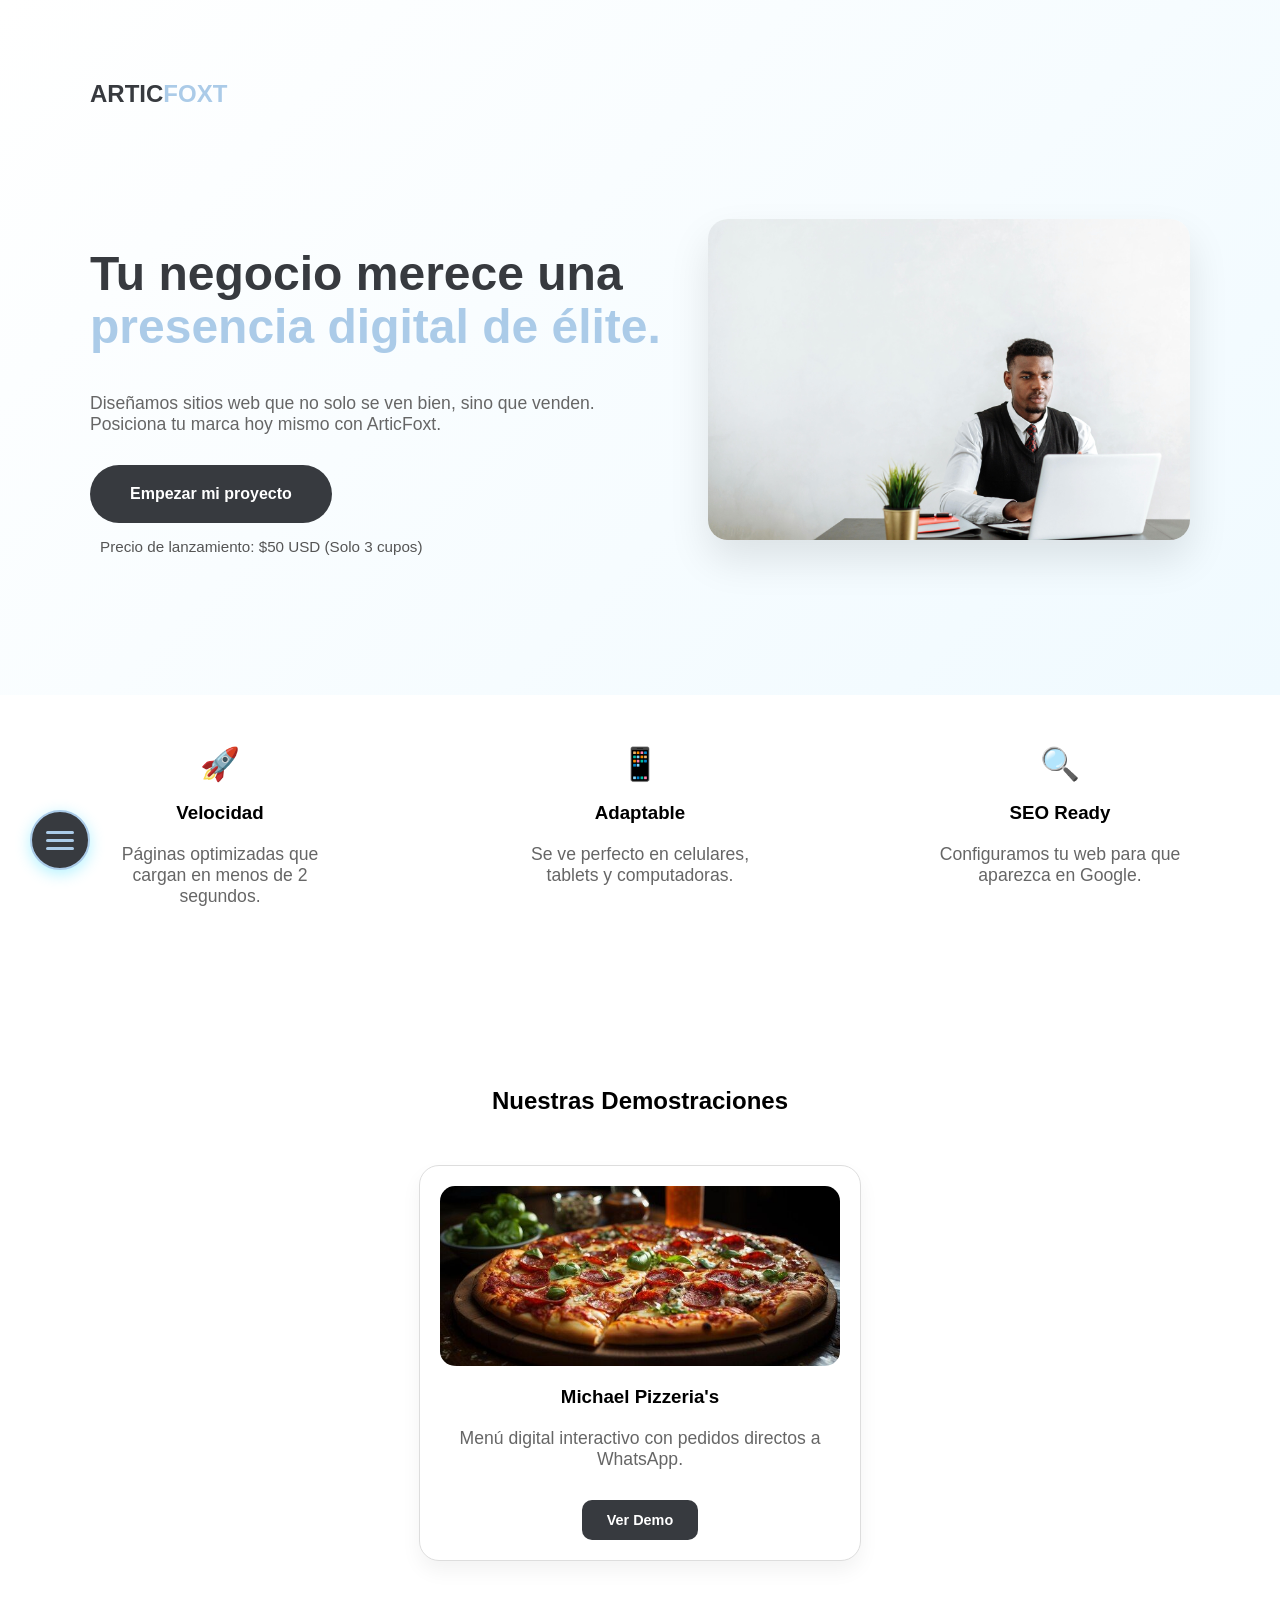
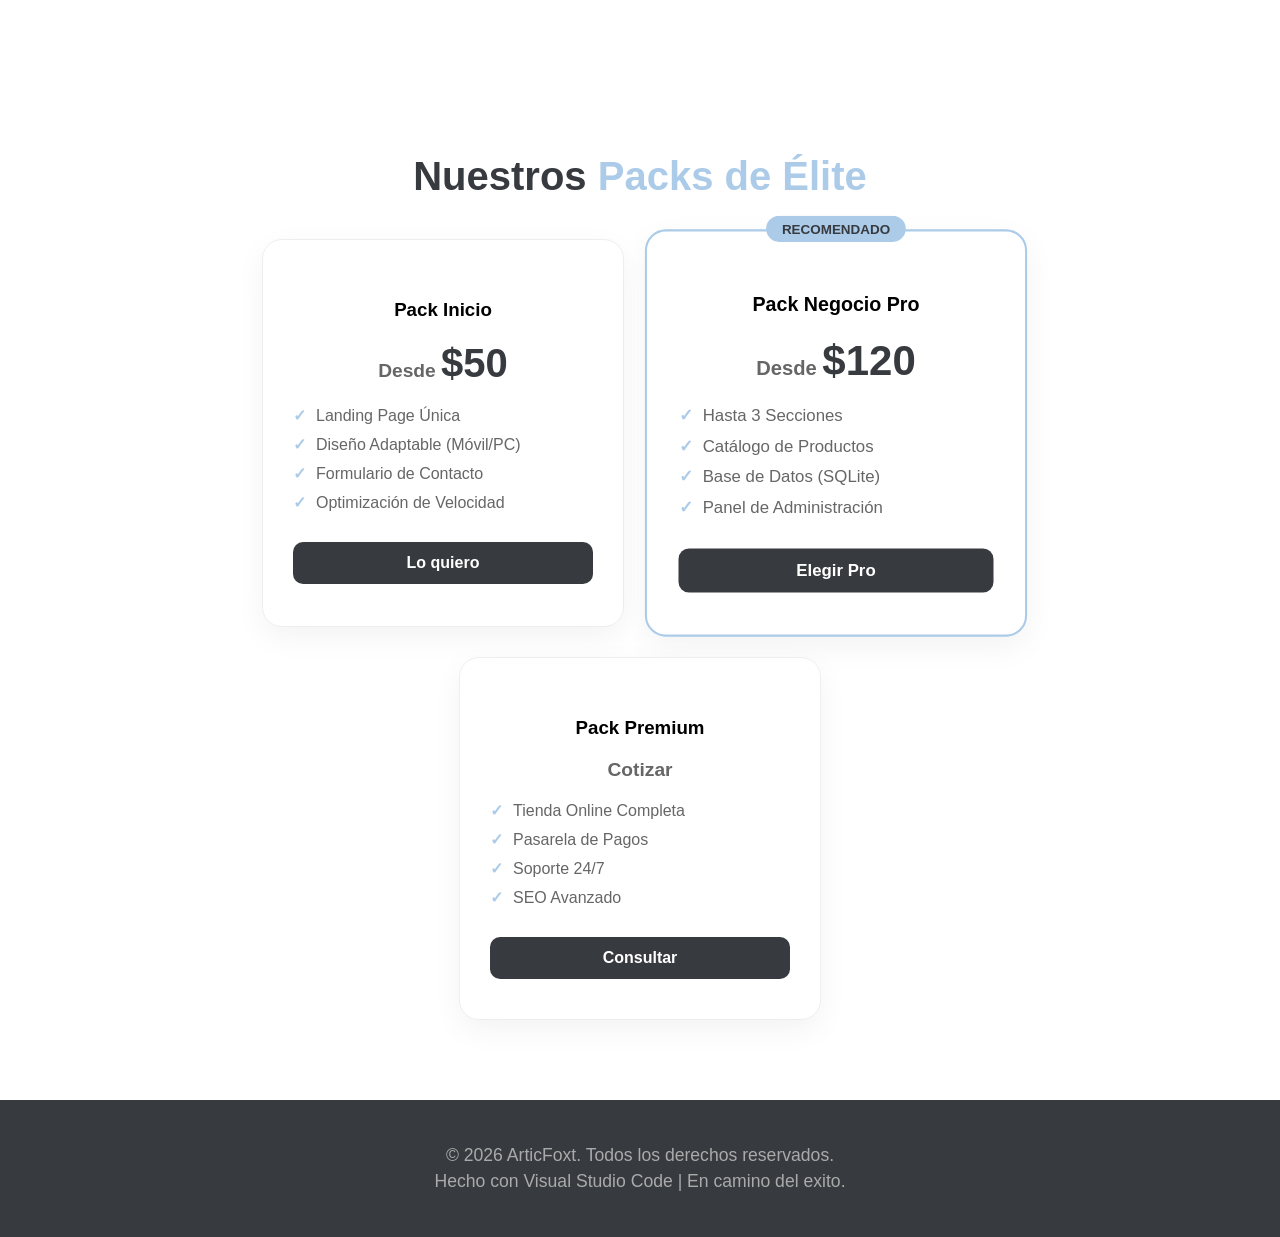
<file: index.html>
<!DOCTYPE html>
<html lang="es">

<head>
    <meta charset="UTF-8">
    <meta name="viewport" content="width=device-width, initial-scale=1.0">
    <title>ArticFoxt</title>

    <link rel="icon" type="image/png" href="assets/fox-artic.png">

    <link rel="stylesheet" href="cafeteria.css">

    <style>
        /* --- RESPONSIVE DESIGN: MÓVIL (Menos de 768px) --- */
        @media (max-width: 768px) {

            /* 1-2. Ajuste del Hero: Cambiamos el orden de los elementos */
            .hero-business .hero-grid {
                display: flex;
                /* Usamos Flexbox para controlar el orden */
                flex-direction: column;
                /* Apilamos los elementos verticalmente */
                text-align: center;
                /* Centramos el texto para mejor lectura */
                gap: 40px;
                /* Damos un espacio elegante entre el texto y la imagen */
            }

            /* 1. Ajuste del Hero: Centramos todo para que sea más fácil de leer */
            .hero-business .container {
                padding-top: 100px;
                /* Espacio para que el botón de menú no tape el título */
                text-align: center;
            }

            .hero-business h1 {
                font-size: 2.5rem;
                /* Reducimos el tamaño para que no se salga de la pantalla */
                line-height: 1.1;
            }

            .hero-business p {
                font-size: 1rem;
                margin: 20px auto;
            }

            /* 2. Navegación: Aseguramos que el Sidebar ocupe casi toda la pantalla */
            .sidebar {
                width: 85%;
                /* En móvil el menú es el protagonista */
            }

            /* 3. Sección de Packs (Precios): De 3 columnas a 1 sola */
            .packs-grid {
                grid-template-columns: 1fr;
                /* Una sola columna */
                gap: 30px;
                padding: 0 10px;
            }

            .pack-card {
                padding: 30px 20px;
                /* Ajustamos espacio interno */
            }

            .pack-card h3 {
                font-size: 1.5rem;
            }

            /* 4. Footer: Apilamos los textos */
            .footer-artic .container {
                flex-direction: column;
                text-align: center;
                gap: 10px;
            }

            .hero-image img {
                width: 100%;
                height: auto;
                /* Mantenemos la proporción */
                border-radius: 20px;
                /* Le damos el toque redondeado pro */
            }

            .cta-group {
                text-align: center;
            }

            .btn-center {
                display: block;
                margin: 0 auto;
            }
        }


        /* --- AJUSTES PARA CELULARES MUY PEQUEÑOS (Menos de 480px) --- */
        @media (max-width: 480px) {
            .hero-business h1 {
                font-size: 2rem;
                /* Todavía más pequeño para evitar cortes */
            }

            .btn-pack {
                width: 100%;
                /* Botones de pantalla completa para que sean fáciles de tocar */
                text-align: center;
            }
        }
    </style>

</head>

<body>

    <button class="menu-btn" id="open-menu">
        <span></span>
        <span></span>
        <span></span>
    </button>

    <nav class="sidebar" id="sidebar">
        <button class="close-btn" id="close-menu">&times;</button>
        <div class="sidebar-logo">Artic<span>Foxt</span></div>
        <ul class="sidebar-links">
            <li><a href="index.html">Inicio</a></li>
            <li><a href="who.html">¿Quién soy?</a></li>
            <li><a href="presentacion.html">Habilidades</a></li>
            <li><a href="pizzeria.html">Demo Pizzería</a></li>
            <li><a href="contacto.html">Contacto</a></li>
        </ul>
    </nav>

    <div class="overlay" id="overlay"></div>

    <main class="landing-artic">
        <section class="hero-business">
            <div class="container">
                <nav class="nav-simple">
                    <div class="logo-text">Artic<span>Foxt</span></div>
                </nav>

                <div class="hero-grid">
                    <div class="hero-text">
                        <h1>Tu negocio merece una <br><span>presencia digital de élite.</span></h1>
                        <p>Diseñamos sitios web que no solo se ven bien, sino que venden. Posiciona tu marca hoy mismo
                            con ArticFoxt.</p>
                        <div class="cta-group">
                            <a href="https://wa.me/50375838279" class="btn-primary btn-center">Empezar mi proyecto</a>
                            <span class="trust-badge">Precio de lanzamiento: $50 USD (Solo 3 cupos)</span>
                        </div>
                    </div>
                    <div class="hero-image">
                        <img src="assets/hombre-con-laptop.jpg" alt="Workstation Profesional" class="img-main">
                    </div>
                </div>
            </div>
        </section>

        <section class="features">
            <div class="feature-card">
                <div class="icon">🚀</div>
                <h3>Velocidad</h3>
                <p>Páginas optimizadas que cargan en menos de 2 segundos.</p>
            </div>
            <div class="feature-card">
                <div class="icon">📱</div>
                <h3>Adaptable</h3>
                <p>Se ve perfecto en celulares, tablets y computadoras.</p>
            </div>
            <div class="feature-card">
                <div class="icon">🔍</div>
                <h3>SEO Ready</h3>
                <p>Configuramos tu web para que aparezca en Google.</p>
            </div>
        </section>

    </main>

    <section class="container" style="padding: 80px 0;">
        <h2 style="text-align: center; margin-bottom: 50px;">Nuestras <span>Demostraciones</span></h2>

        <div style="display: flex; flex-wrap: wrap; justify-content: center; gap: 30px;">

            <div class="feature-card"
                style="flex: 1; min-width: 300px; max-width: 400px; border: 1px solid #ddd; background: #fff; padding: 20px; border-radius: 20px; box-shadow: 0 10px 20px rgba(0,0,0,0.05);">
                <div
                    style="background: url('assets/Pizza-peperoni-2.jpg') center/cover; height: 180px; border-radius: 15px;">
                </div>
                <h3 style="margin-top: 20px;">Michael Pizzeria's</h3>
                <p>Menú digital interactivo con pedidos directos a WhatsApp.</p>
                <a href="pizzeria.html" class="btn-primary"
                    style="padding: 12px 25px; font-size: 0.9rem; border-radius: 10px;">
                    Ver Demo
                </a>
            </div>

        </div>
    </section>

    <section class="servicios-packs">
        <div class="container">
            <h2 class="section-title">Nuestros <span>Packs de Élite</span></h2>

            <div class="packs-grid">
                <div class="pack-card">
                    <h3>Pack Inicio</h3>
                    <p class="precio">Desde <span>$50</span></p>
                    <ul>
                        <li>Landing Page Única</li>
                        <li>Diseño Adaptable (Móvil/PC)</li>
                        <li>Formulario de Contacto</li>
                        <li>Optimización de Velocidad</li>
                    </ul>
                    <a href="https://wa.me/50375838279" class="btn-pack">Lo quiero</a>
                </div>

                <div class="pack-card destacado">
                    <div class="badge">Recomendado</div>
                    <h3>Pack Negocio Pro</h3>
                    <p class="precio">Desde <span>$120</span></p>
                    <ul>
                        <li>Hasta 3 Secciones</li>
                        <li>Catálogo de Productos</li>
                        <li>Base de Datos (SQLite)</li>
                        <li>Panel de Administración</li>
                    </ul>
                    <a href="https://wa.me/50375838279" class="btn-pack">Elegir Pro</a>
                </div>

                <div class="pack-card">
                    <h3>Pack Premium</h3>
                    <p class="precio">Cotizar</p>
                    <ul>
                        <li>Tienda Online Completa</li>
                        <li>Pasarela de Pagos</li>
                        <li>Soporte 24/7</li>
                        <li>SEO Avanzado</li>
                    </ul>
                    <a href="https://wa.me/50375838279" class="btn-pack">Consultar</a>
                </div>
            </div>
        </div>
    </section>

    <footer class="footer-artic">
        <div class="container">
            <p>&copy; 2026 ArticFoxt. Todos los derechos reservados.</p>
            <p>Hecho con Visual Studio Code | En camino del exito.</p>
        </div>
    </footer>


    <script>

        const openBtn = document.getElementById('open-menu');
        const closeBtn = document.getElementById('close-menu');
        const sidebar = document.getElementById('sidebar');
        const overlay = document.getElementById('overlay');

        openBtn.addEventListener('click', () => {
            sidebar.classList.add('active');
            overlay.classList.add('active');
        });

        function cerrarMenu() {
            sidebar.classList.remove('active');
            overlay.classList.remove('active');
        }

        closeBtn.addEventListener('click', cerrarMenu);
        overlay.addEventListener('click', cerrarMenu);

        // El secreto de ArticFoxt
        console.log("%c Inspiración del Proyecto: ", "color: white; background: #2d3f70; font-weight: bold; padding: 5px; border-radius: 5px;");
        console.log("Esta web existe gracias a la motivación de mi niña querida, Sofía. S.C. ❤️");
    </script>

</body>

</html>
</file>
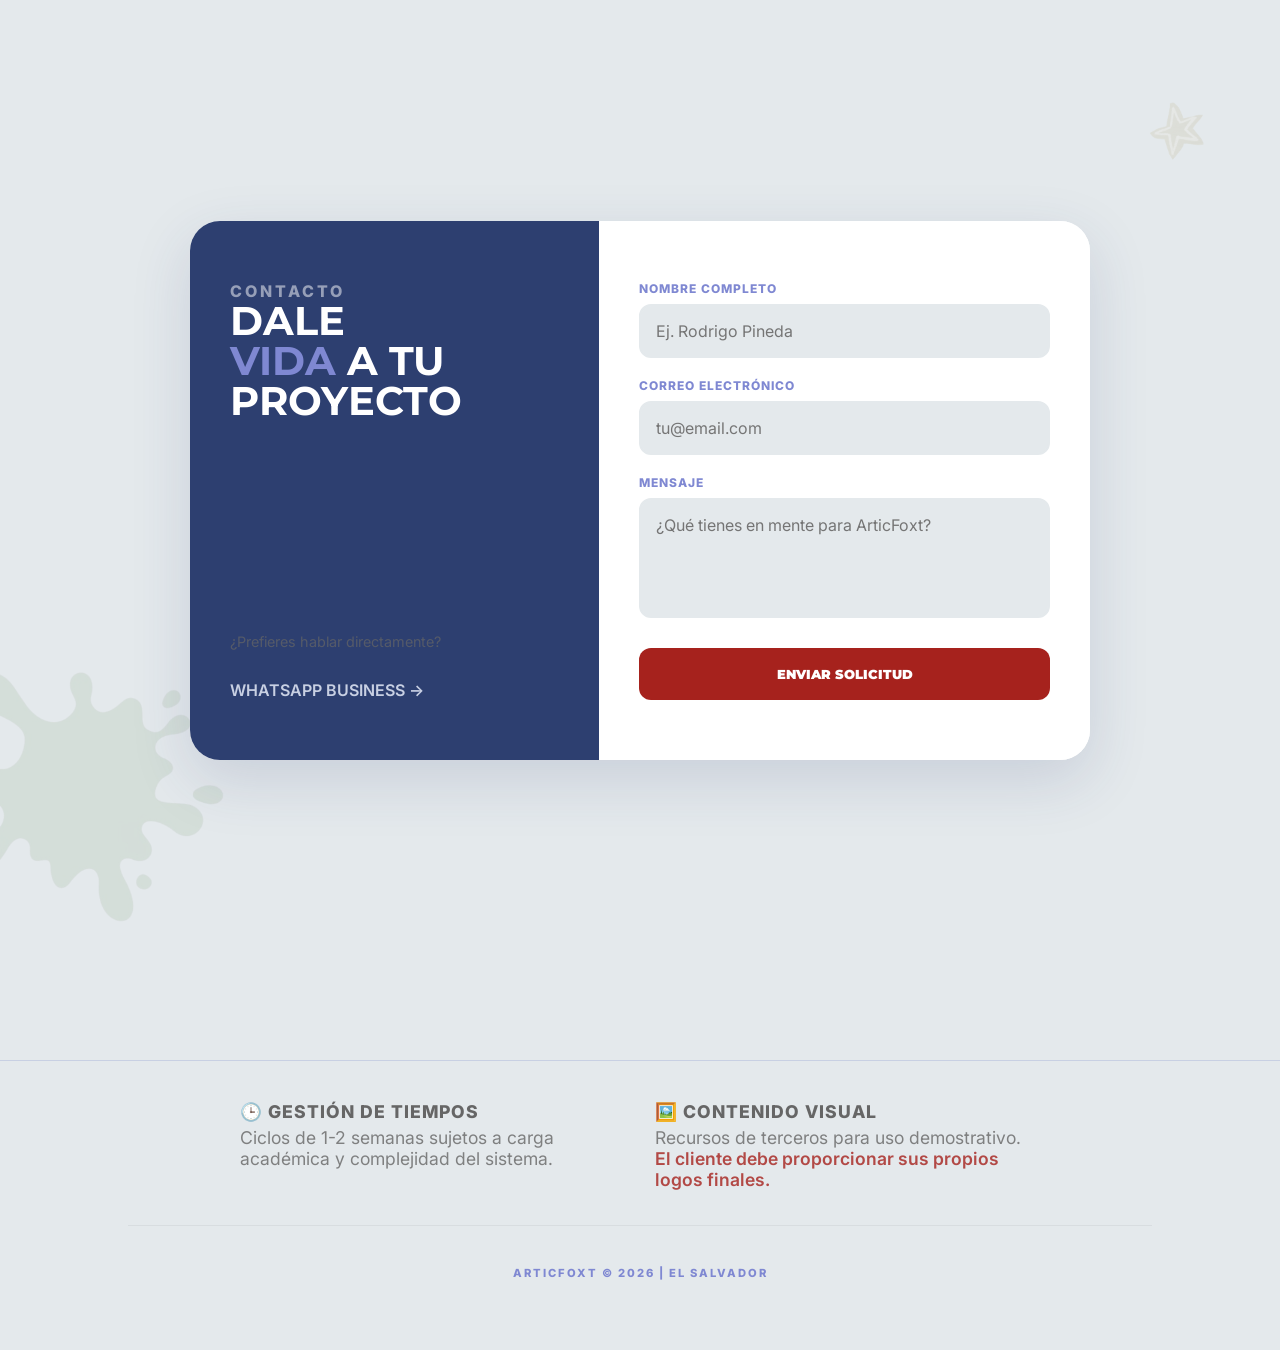
<file: contacto.html>
<!DOCTYPE html>
<html lang="es">

<head>
    <meta charset="UTF-8">
    <meta name="viewport" content="width=device-width, initial-scale=1.0">
    <title>Contacto | ArticFoxt</title>
    <link href="https://fonts.googleapis.com/css2?family=Montserrat:wght@900&family=Inter:wght@400;600;800&display=swap"
        rel="stylesheet">
    <link rel="stylesheet" href="cafeteria.css">

    <style>
        /* --- DEFINICIÓN DE LA PALETA EQUIPO C --- */
        :root {
            --dark-blue: #2d3f70;
            /* Azul profundo (Títulos y Botones) */
            --accent-red: #a6221d;
            /* Rojo (Acentos y alertas) */
            --light-gray: #c8d0e3;
            /* Gris azulado (Bordes o fondos suaves) */
            --soft-purple: #7f88d2;
            /* Morado suave (Efectos hover) */
            --bg-ice: #e4e9ec;
            /* Fondo principal (Limpieza total) */
            --transition: all 0.4s cubic-bezier(0.165, 0.84, 0.44, 1);
        }

        body {
            background-color: var(--bg-ice);
            font-family: 'Inter', sans-serif;
            margin: 0;
            overflow-x: hidden;
            color: var(--dark-blue);
        }

        /* --- DECORADORES "REGADOS" (Como en who.html para mantener estilo) --- */
        .decor {
            position: absolute;
            z-index: 0;
            pointer-events: none;
            opacity: 0.15;
        }

        /* La estrella la ponemos en el rojo de la paleta para que destaque */
        .star-contact {
            top: 10%;
            right: 5%;
            width: 80px;
            filter: hue-rotate(340deg);
        }

        .slime-contact {
            bottom: -5%;
            left: -5%;
            width: 300px;
            opacity: 0.1;
        }

        /* --- CONTENEDOR PRINCIPAL --- */
        .main-contact {
            min-height: 100vh;
            display: flex;
            align-items: center;
            justify-content: center;
            padding: 40px 20px;
            position: relative;
            z-index: 1;
        }

        .contact-card {
            background: white;
            width: 100%;
            max-width: 900px;
            display: grid;
            grid-template-columns: 1fr 1.2fr;
            /* Dos columnas: Info y Formulario */
            border-radius: 30px;
            overflow: hidden;
            box-shadow: 0 20px 60px rgba(45, 63, 112, 0.15);
        }

        /* --- COLUMNA IZQUIERDA: INFO --- */
        .info-panel {
            background-color: var(--dark-blue);
            color: white;
            padding: 60px 40px;
            display: flex;
            flex-direction: column;
            justify-content: space-between;
        }

        .info-panel h2 {
            font-family: 'Montserrat', sans-serif;
            font-size: 2.5rem;
            line-height: 1;
            margin: 0;
        }

        .info-panel h2 span {
            color: var(--soft-purple);
            /* Usamos el morado suave para el resalte */
        }

        .direct-link {
            text-decoration: none;
            color: var(--light-gray);
            font-weight: 600;
            display: flex;
            align-items: center;
            gap: 10px;
            transition: var(--transition);
        }

        .direct-link:hover {
            color: white;
            transform: translateX(5px);
        }

        /* --- COLUMNA DERECHA: FORMULARIO --- */
        .form-panel {
            padding: 60px 40px;
            background: white;
        }

        /* Trasladamos la lógica de tu index.html pero con el estilo Equipo C */
        .contact-form {
            display: flex;
            flex-direction: column;
            gap: 20px;
        }

        .input-group {
            display: flex;
            flex-direction: column;
            gap: 8px;
        }

        .input-group label {
            font-weight: 800;
            font-size: 0.75rem;
            letter-spacing: 1px;
            text-transform: uppercase;
            color: var(--soft-purple);
        }

        .contact-form input,
        .contact-form textarea {
            padding: 15px;
            border: 2px solid var(--bg-ice);
            border-radius: 12px;
            background-color: var(--bg-ice);
            font-family: 'Inter', sans-serif;
            transition: var(--transition);
        }

        /* Efecto al hacer click en los campos */
        .contact-form input:focus,
        .contact-form textarea:focus {
            outline: none;
            border-color: var(--soft-purple);
            background-color: white;
        }

        .contact-form textarea {
            min-height: 120px;
            resize: none;
        }

        /* Botón de envío con el rojo del Equipo C */
        .btn-send {
            background-color: var(--accent-red);
            color: white;
            border: none;
            padding: 18px;
            border-radius: 12px;
            font-family: 'Montserrat', sans-serif;
            font-weight: 900;
            cursor: pointer;
            transition: var(--transition);
            margin-top: 10px;
        }

        .btn-send:hover {
            background-color: var(--dark-blue);
            transform: scale(1.02);
            box-shadow: 0 10px 20px rgba(166, 34, 29, 0.2);
        }

        /* --- RESPONSIVE (Celulares) --- */
        @media (max-width: 768px) {
            .contact-card {
                grid-template-columns: 1fr;
            }

            .info-panel {
                padding: 40px;
            }
        }
    </style>
</head>

<body>

    <img src="assets/Star.png" class="decor star-contact" alt="">
    <img src="assets/Slime-splatter.png" class="decor slime-contact" alt="">

    <main class="main-contact">
        <div class="contact-card">

            <div class="info-panel">
                <div>
                    <span style="letter-spacing: 3px; font-weight: 800; opacity: 0.5;">CONTACTO</span>
                    <h2>DALE <br><span>VIDA</span> A TU <br>PROYECTO</h2>
                </div>

                <div class="footer-info">
                    <p style="font-size: 0.9rem; opacity: 0.7;">¿Prefieres hablar directamente?</p>
                    <a href="https://wa.me/50375838279" class="direct-link">
                        WHATSAPP BUSINESS →
                    </a>
                </div>
            </div>

            <div class="form-panel">
                <form action="https://formspree.io/f/mqeyalon" method="POST" class="contact-form">

                    <div class="input-group">
                        <label>Nombre Completo</label>
                        <input type="text" name="name" placeholder="Ej. Rodrigo Pineda" required>
                    </div>

                    <div class="input-group">
                        <label>Correo Electrónico</label>
                        <input type="email" name="_replyto" placeholder="tu@email.com" required>
                    </div>

                    <div class="input-group">
                        <label>Mensaje</label>
                        <textarea name="message" placeholder="¿Qué tienes en mente para ArticFoxt?" required></textarea>
                    </div>

                    <input type="hidden" name="_subject" value="Nuevo mensaje desde Contacto ArticFoxt">

                    <button type="submit" class="btn-send">ENVIAR SOLICITUD</button>
                </form>
            </div>

        </div>
    </main>

<footer style="margin-top: 80px; padding: 40px 10%; background: #e4e9ec; border-top: 1px solid #c8d0e3;">
    <div style="max-width: 800px; margin: 0 auto; display: grid; grid-template-columns: 1fr 1fr; gap: 30px;">
        
        <div style="font-size: 0.8rem; color: #2d3f70;">
            <p style="margin: 0; font-weight: 800; text-transform: uppercase; letter-spacing: 1px;">🕒 Gestión de Tiempos</p>
            <p style="margin: 5px 0; opacity: 0.8;">Ciclos de 1-2 semanas sujetos a carga académica y complejidad del sistema.</p>
        </div>

        <div style="font-size: 0.8rem; color: #2d3f70;">
            <p style="margin: 0; font-weight: 800; text-transform: uppercase; letter-spacing: 1px;">🖼️ Contenido Visual</p>
            <p style="margin: 5px 0; opacity: 0.8;">Recursos de terceros para uso demostrativo. <span style="color: #a6221d; font-weight: 600;">El cliente debe proporcionar sus propios logos finales.</span></p>
        </div>

    </div>
    
    <div style="text-align: center; margin-top: 30px; border-top: 1px solid rgba(0,0,0,0.05); padding-top: 20px;">
        <p style="font-size: 0.7rem; color: #7f88d2; font-weight: 800; letter-spacing: 2px;">ARTICFOXT © 2026 | EL SALVADOR</p>
    </div>
</footer>

</body>

</html>
</file>
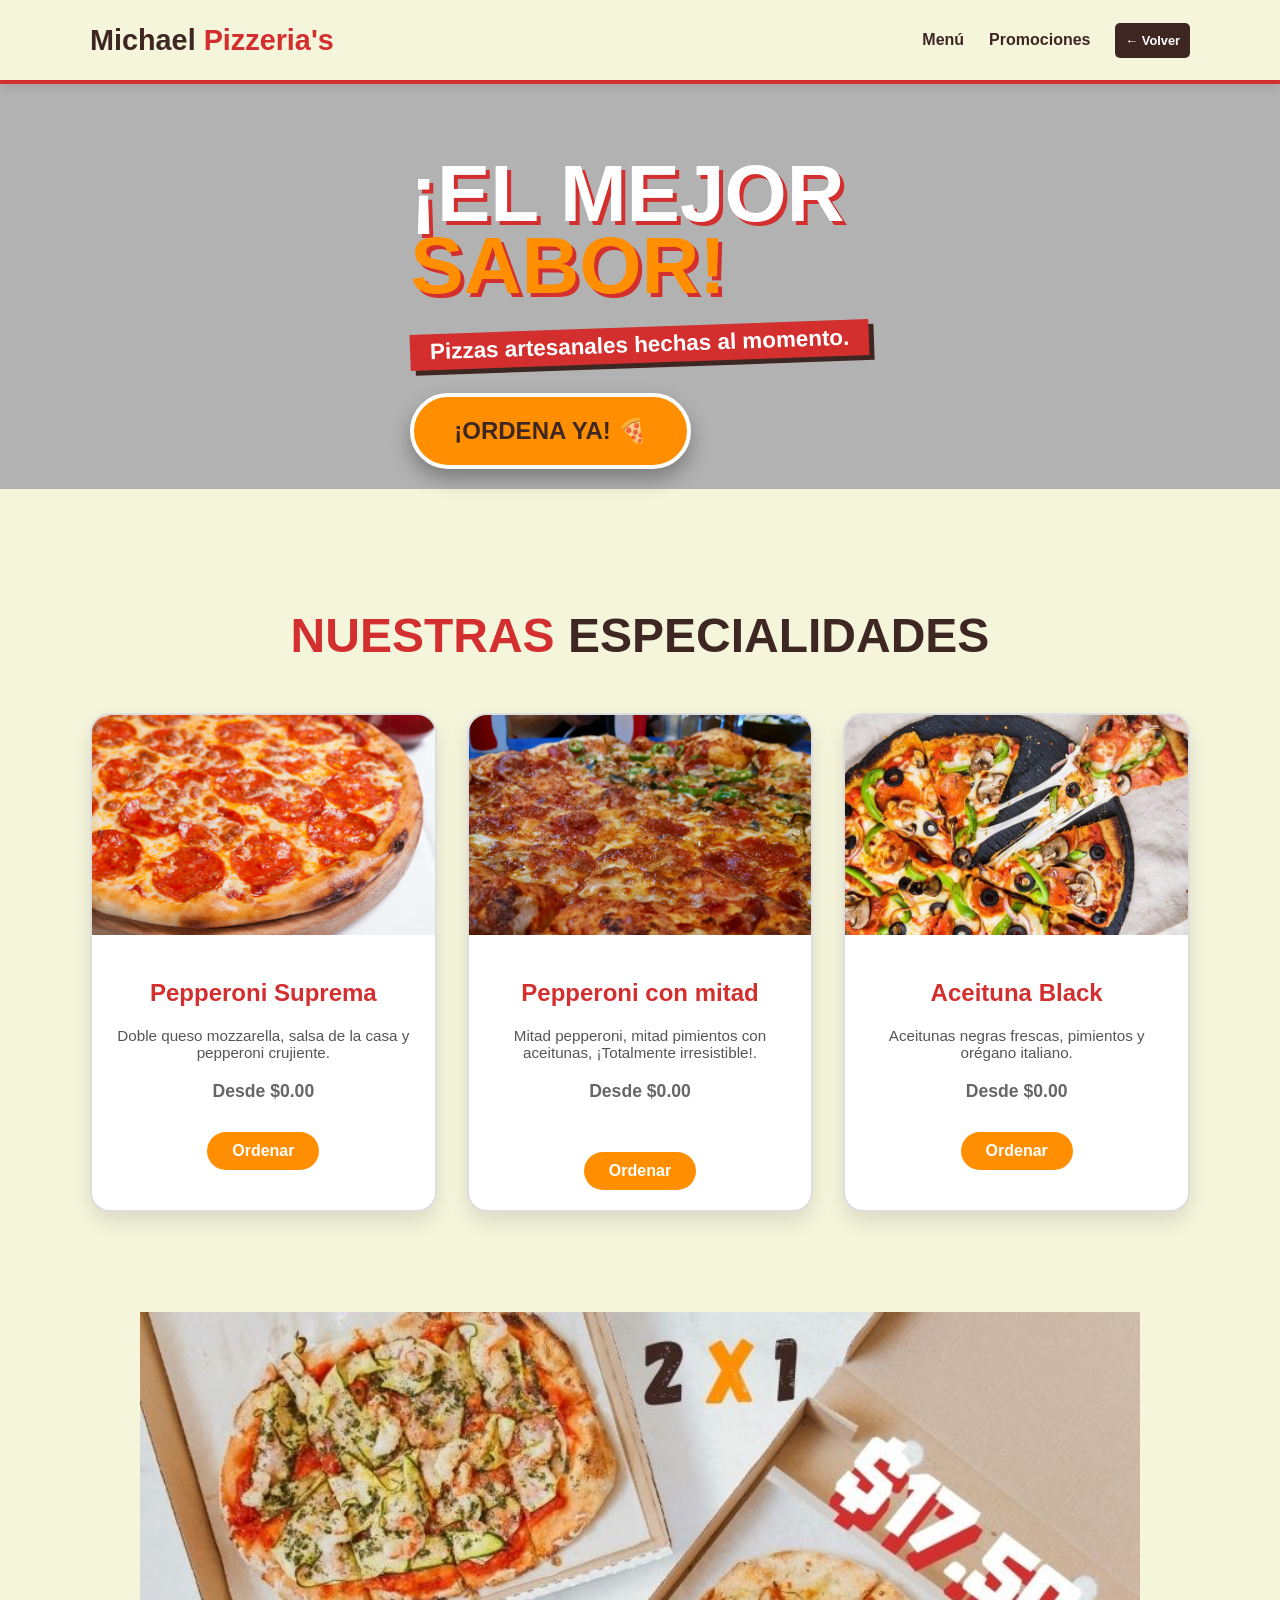
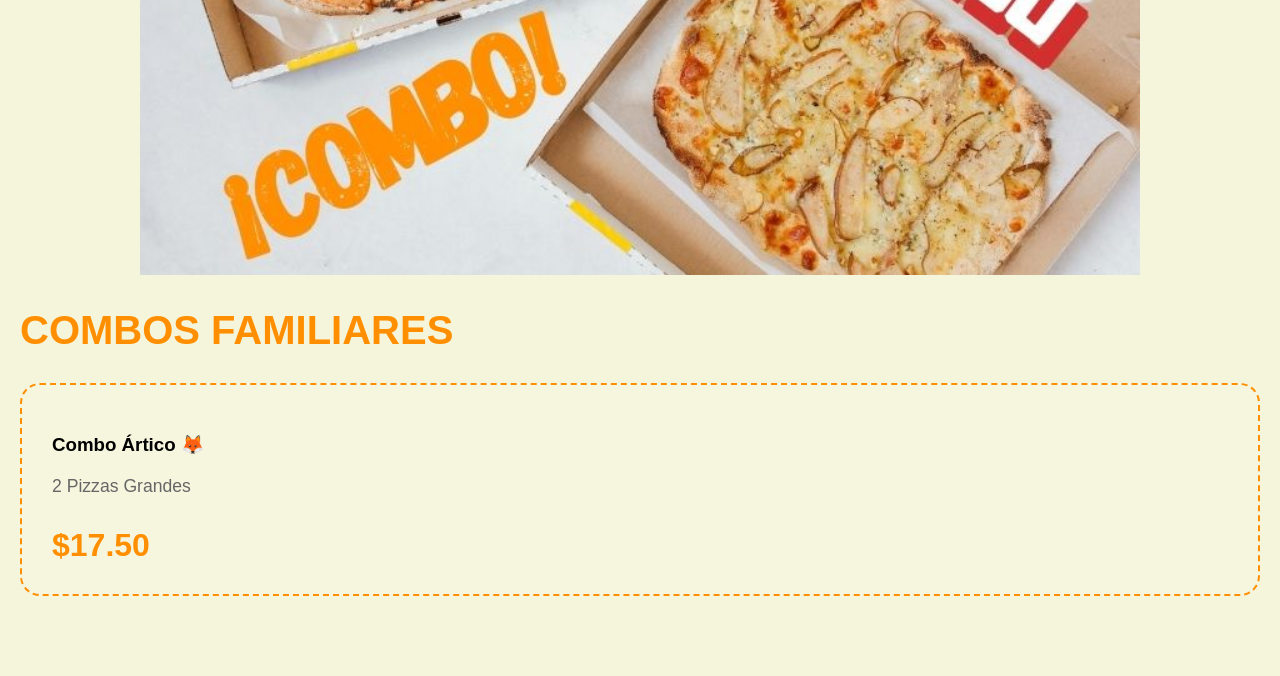
<file: pizzeria.html>
<!DOCTYPE html>
<html lang="es">

<head>
    <meta charset="UTF-8">
    <meta name="viewport" content="width=device-width, initial-scale=1.0">
    <title>Michael Pizzeria's</title>
    <link rel="stylesheet" href="cafeteria.css">

</head>

<body>

    <header class="header-pizzeria">
        <div class="nav-pizzeria">
            <div class="logo-pizzeria">Michael <span>Pizzeria's</span></div>
            <nav>
                <ul class="menu-links">
                    <li><a href="#menu">Menú</a></li>
                    <li><a href="#promos">Promociones</a></li>
                    <li><a href="index.html" class="btn-volver">← Volver </a></li>
                </ul>
            </nav>
        </div>
    </header>

    <div
        style="background: rgba(0, 0, 0, 0.3); width: 100%; height: 100%; display: flex; align-items: center; justify-content: center;">
        <div style="max-width: 800px; padding: 20px;">
            <h1
                style="font-size: 5rem; color: #ffffff; margin-bottom: 5px; font-weight: 900; text-transform: uppercase; line-height: 0.9; text-shadow: 4px 4px 0px #d32f2f;">
                ¡EL MEJOR <br><span style="color: #ff8f00;">SABOR!</span>
            </h1>

            <p
                style="font-size: 1.4rem; color: #ffffff; background: #d32f2f; display: inline-block; padding: 5px 20px; transform: rotate(-2deg); font-weight: bold; margin-bottom: 30px; box-shadow: 5px 5px 0px #3e2723;">
                Pizzas artesanales hechas al momento.
            </p>

            <br>

            <a href="#menu"
                style="background: #ff8f00; color: #3e2723; padding: 20px 40px; font-size: 1.5rem; font-weight: 900; text-decoration: none; border-radius: 50px; border: 4px solid #ffffff; box-shadow: 0 10px 20px rgba(0,0,0,0.3); transition: 0.3s; display: inline-block;">
                ¡ORDENA YA! 🍕
            </a>
        </div>
    </div>

    <section id="menu" style="padding: 80px 20px; background-color: #f5f5dc;">
        <div style="max-width: 1100px; margin: 0 auto;">

            <h2
                style="text-align: center; font-size: 3rem; color: #d32f2f; margin-bottom: 50px; text-transform: uppercase; font-weight: 900;">
                Nuestras <span style="color: #3e2723;">Especialidades</span>
            </h2>

            <div style="display: grid; grid-template-columns: repeat(auto-fit, minmax(280px, 1fr)); gap: 30px;">

                <div class="pizza-card"
                    style="background: white; border-radius: 20px; overflow: hidden; box-shadow: 0 10px 20px rgba(0,0,0,0.1); border: 2px solid #ddd;">
                    <div style="background: url('assets/Pizza-peperoni.jpg') center/cover; height: 220px;"></div>
                    <div style="padding: 20px; text-align: center;">
                        <h3 style="color: #d32f2f; font-size: 1.5rem; margin-bottom: 10px;">Pepperoni Suprema</h3>
                        <p style="color: #555; font-size: 0.95rem; margin-bottom: 15px;">Doble queso mozzarella, salsa
                            de la casa y pepperoni crujiente.</p>
                        <span
                            style="display: block; font-size: 1.8rem; font-weight: 900; color: #3e2723; margin-bottom: 15px;">
                            <p class="precio-pizzeria">Desde <span id="precio-suprema">$0.00</span></p>
                        </span>
                        <a href="https://wa.me/50375838279"
                            style="background: #ff8f00; color: white; padding: 10px 25px; text-decoration: none; border-radius: 50px; font-weight: bold; display: inline-block;">Ordenar</a>
                    </div>
                </div>

                <div class="pizza-card"
                    style="background: white; border-radius: 20px; overflow: hidden; box-shadow: 0 10px 20px rgba(0,0,0,0.1); border: 2px solid #ddd;">
                    <div style="background: url('assets/Pizza-suprema.jpg') center/cover; height: 220px;"></div>
                    <div style="padding: 20px; text-align: center;">
                        <h3 style="color: #d32f2f; font-size: 1.5rem; margin-bottom: 10px;">Pepperoni con mitad</h3>
                        <p style="color: #555; font-size: 0.95rem; margin-bottom: 15px;">Mitad pepperoni, mitad
                            pimientos con aceitunas, ¡Totalmente irresistible!.</p>

                        <span id="precio-mitades"
                            style="display: block; font-size: 1.8rem; font-weight: 900; color: #3e2723;">
                            <p class="precio-pizzeria">Desde <span id="precio-mitades">$0.00</span></p>
                        </span>
                        <a href="https://wa.me/50375838279"
                            style="background: #ff8f00; color: white; padding: 10px 25px; text-decoration: none; border-radius: 50px; font-weight: bold; display: inline-block; margin-top: 
                            20px;">Ordenar</a>
                    </div>
                </div>

                <div class="pizza-card"
                    style="background: white; border-radius: 20px; overflow: hidden; box-shadow: 0 10px 20px rgba(0,0,0,0.1); border: 2px solid #ddd;">
                    <div style="background: url('assets/Pizza-de-aceitunas.jpg') center/cover; height: 220px;"></div>
                    <div style="padding: 20px; text-align: center;">
                        <h3 style="color: #d32f2f; font-size: 1.5rem; margin-bottom: 10px;">Aceituna Black</h3>
                        <p style="color: #555; font-size: 0.95rem; margin-bottom: 15px;">Aceitunas negras frescas,
                            pimientos y orégano italiano.</p>
                        <span
                            style="display: block; font-size: 1.8rem; font-weight: 900; margin-bottom: 15px;">
                            <p class="precio-pizzeria">Desde <span id="precio-especial">$0.00</span></p>
                        </span>
                        <a href="https://wa.me/50375838279"
                            style="background: #ff8f00; color: white; padding: 10px 25px; text-decoration: none; border-radius: 50px; font-weight: bold; display: inline-block;">Ordenar</a>
                    </div>
                </div>

            </div>
        </div>

        <section id="promos">
            <div style="width: 100%; max-width: 1000px; margin: 0 auto; margin-top: 100px;">
                <img src="assets/Combo-pizzas.jpg" alt="Combo Ártico"
                    style="width: 100%; height: auto; display: block;">
            </div>
            <h2 style="font-size: 2.5rem; color: #ff8f00; margin-bottom: 30px;">COMBOS FAMILIARES</h2>
            <div
                style="background: rgba(255,255,255,0.1); padding: 30px; border-radius: 20px; border: 2px dashed #ff8f00;">
                <h3>Combo Ártico 🦊</h3>
                <p>2 Pizzas Grandes</p>
                <span style="font-size: 2rem; font-weight: 900; color: #ff8f00;">$17.50</span>
            </div>
            </div>
        </section>

    </section>

    <script>
        async function actualizarPrecios() {
            console.log("Cargando precios...");
            try {
                const res = await fetch('http://localhost:3000/api/pizzas');
                const data = await res.json();
                const pizzas = data.pizzas;

                const mapeo = {
                    'precio-suprema': 'Pepperoni Suprema',
                    'precio-especial': 'Black Aceitunas',
                    'precio-mitades': 'Pepperoni de Mitad',
                };

                for (const [id, nombre] of Object.entries(mapeo)) {
                    const pizza = pizzas.find(p => p.nombre === nombre);
                    const elemento = document.getElementById(id);
                    if (pizza && elemento) {
                        elemento.innerText = `$${pizza.precio.toFixed(2)}`;
                        console.log(`✅ ${nombre} actualizado a $${pizza.precio}`);
                    } else {
                        console.error(`❌ No se pudo actualizar ${nombre}. ¿Existe el ID ${id}?`);
                    }
                }
            } catch (e) {
                console.error("Servidor apagado o error de red", e);
            }
        }

        window.onload = actualizarPrecios;
    </script>
</body>

</html>
</file>
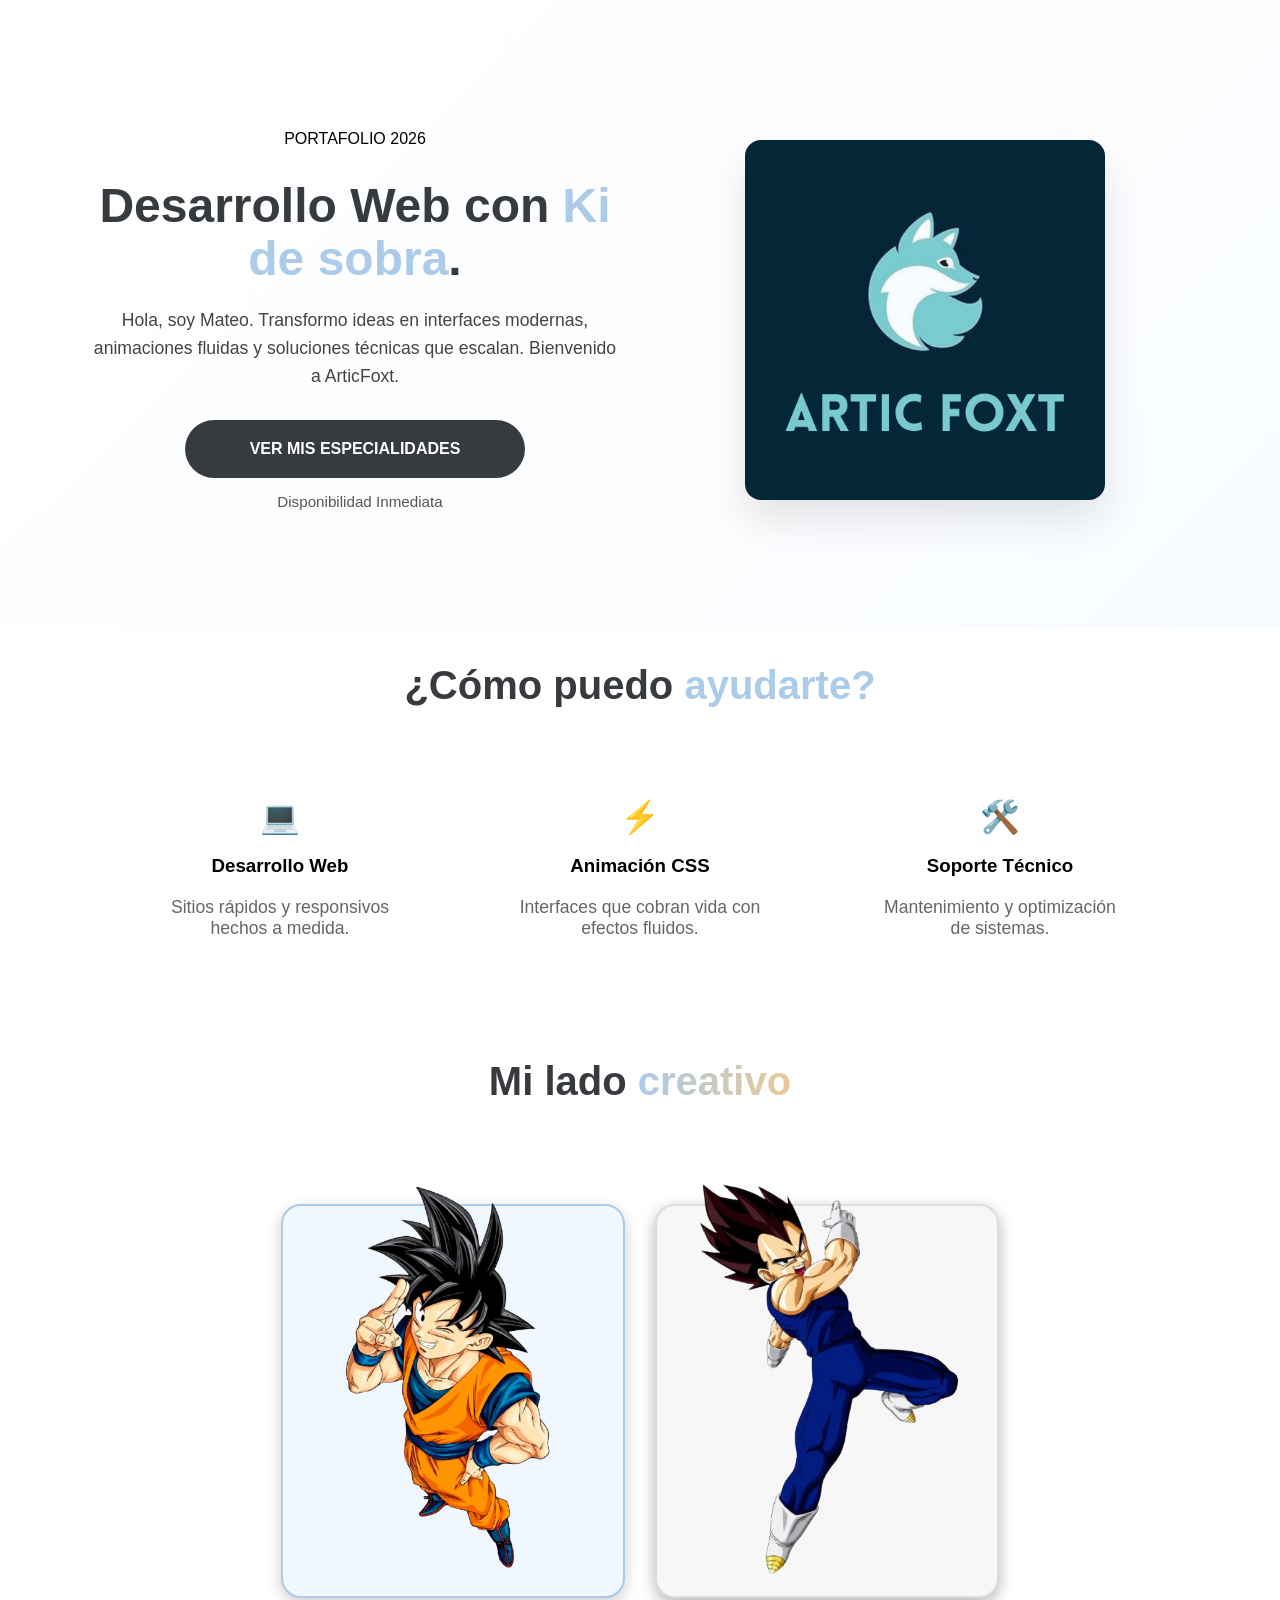
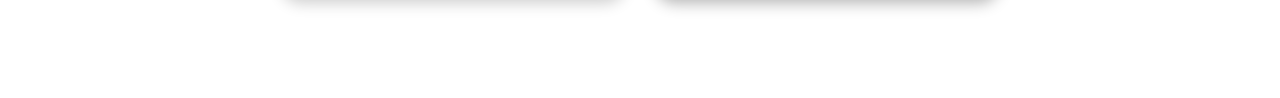
<file: presentacion.html>
<!DOCTYPE html>
<html lang="en">

<head>
    <meta charset="UTF-8">
    <meta name="viewport" content="width=device-width, initial-scale=1.0">
    <title>Nuestras Habilidades</title>
    <link rel="stylesheet" href="cafeteria.css">
</head>

<body>

    <header class="hero-profesional">
        <div class="container hero-grid">
            <div class="hero-text">
                <div class="badge-artic">PORTAFOLIO 2026</div>
                <h1>Desarrollo Web con <span>Ki de sobra</span>.</h1>
                <p>Hola, soy Mateo. Transformo ideas en interfaces modernas, animaciones fluidas y soluciones técnicas
                    que escalan. Bienvenido a ArticFoxt.</p>

                <div class="cta-group">
                    <a href="#proyectos" class="btn-primary">VER MIS ESPECIALIDADES</a>
                    <span class="trust-badge">Disponibilidad Inmediata</span>
                </div>
            </div>
            <div class="hero-image">
                <img src="assets/ArticFoxt_Logo.png" alt="ArticFoxt Dev" class="img-main">
            </div>
        </div>
    </header>

    <section class="servicios-simple">
        <div class="container">
            <h2 class="section-title">¿Cómo puedo <span>ayudarte?</span></h2>
            <div class="features">
                <div class="feature-card">
                    <div class="icon">💻</div>
                    <h3>Desarrollo Web</h3>
                    <p>Sitios rápidos y responsivos hechos a medida.</p>
                </div>
                <div class="feature-card">
                    <div class="icon">⚡</div>
                    <h3>Animación CSS</h3>
                    <p>Interfaces que cobran vida con efectos fluidos.</p>
                </div>
                <div class="feature-card">
                    <div class="icon">🛠️</div>
                    <h3>Soporte Técnico</h3>
                    <p>Mantenimiento y optimización de sistemas.</p>
                </div>
            </div>
        </div>
    </section>

    <section class="seccion-rivales">
        <div class="container">
            <h3 class="text-center">Mi lado <span class="creativo">creativo</span></h3>
            <div class="area-rivales">
                <div class="goku-container">
                    <div class="goku-wrapper clickable" id="goku-card">
                        <img src="assets/Goku-Saludando.png" alt="Goku Base" class="goku-img" id="goku-img-state">
                        <div class="goku-speech" id="goku-text">¡Hola, soy Son Goku!</div>
                    </div>
                </div>

                <div class="vegeta-container">
                    <div class="vegeta-wrapper clickable" id="vegeta-card">
                        <img src="assets/Vegeta-base.png" alt="Vegeta Base" class="vegeta-img" id="vegeta-img-state">
                        <div class="vegeta-speech" id="vegeta-text">¡No me molestes, insecto!</div>
                    </div>
                </div>
            </div>
    </section>

    <style>
        /* --- ESTILOS PRINCIPALES HERO - PRESENTACION --- */
        .hero-profesional {
            padding: 50px 0 40px;
            background: linear-gradient(135deg, #ffffff 0%, #f9fcff 100%);
        }

        .hero-profesional .hero-grid {
            display: grid;
            grid-template-columns: 1fr 1fr;
            gap: 40px;
            align-items: center;
        }

        .hero-profesional .hero-text h1 {
            font-size: 3rem;
            line-height: 1.1;
            margin-bottom: 20px;
            color: var(--dark-pro);
        }

        .hero-profesional .hero-text p {
            max-width: 600px;
            margin: 0 0 28px;
            line-height: 1.6;
            color: #444;
            font-size: 1.1rem;
        }

        .hero-profesional .hero-image .img-main {
            width: 100%;
            max-width: 360px;
            height: auto;
            border-radius: 16px;
            margin: 0 auto;
            display: block;
        }

        /* --- AJUSTES EN MÓVIL --- */
        @media (max-width: 768px) {
            .hero-profesional .hero-grid {
                grid-template-columns: 1fr;
                text-align: center;
                gap: 30px;
                padding: 40px 0;
            }

            .hero-profesional .hero-text {
                padding: 0 12px;
            }

            .hero-profesional .hero-text h1 {
                font-size: 2rem;
                line-height: 1.25;
                margin-bottom: 18px;
                word-wrap: break-word;
                overflow-wrap: break-word;
            }

            .hero-profesional .hero-text p {
                font-size: 1rem;
                max-width: 100%;
                margin: 0 auto 18px;
            }

            .hero-profesional .hero-image .img-main {
                max-width: 280px;
            }
        }

        @media (max-width: 480px) {
            .hero-profesional .hero-text h1 {
                font-size: 1.8rem;
            }

            .hero-profesional .hero-text p {
                font-size: 0.95rem;
            }

            .hero-profesional .hero-image .img-main {
                max-width: 230px;
            }
        }

        /* --- NUEVOS ESTILOS PARA LA TRANSFORMACIÓN SSJ --- */

        /* 1. Definimos la animación del parpadeo del aura */
        @keyframes auraBlink {
            0% {
                box-shadow: 0 0 20px 5px rgba(255, 215, 0, 0.6), 0 0 40px 10px rgba(255, 165, 0, 0.4);
            }

            50% {
                box-shadow: 0 0 40px 15px rgba(255, 215, 0, 0.9), 0 0 70px 25px rgba(255, 165, 0, 0.6);
            }

            100% {
                box-shadow: 0 0 20px 5px rgba(255, 215, 0, 0.6), 0 0 40px 10px rgba(255, 165, 0, 0.4);
            }
        }

        /* 2. Clase que aplicaremos cuando estén transformados (Aura Dorada) */
        .goku-wrapper.transformed,
        .vegeta-wrapper.transformed {
            background-color: #fffde7;
            /* Un amarillo muy pálido de fondo */
            border: 3px solid #ffd700;
            /* Borde dorado */
            /* Aplicamos la animación de parpadeo */
            animation: auraBlink 1.5s infinite ease-in-out;
            transform: translateY(-5px) scale(1.02);
            /* Se mantienen elevados */
        }

        /* 3. Aseguramos que la imagen cambie suavemente */
        .goku-img,
        .vegeta-img {
            transition: all 0.3s ease-in-out;
        }

        .vegeta-img img {
            width: 280;
            max-width: 200;
            height: 30px;
        }

        /* 4. Estilo para el cursor (para que sepan que se puede clickear) */
        .clickable {
            cursor: pointer;
        }

        /* --- CUANDO SE TRANSFORMAN (Solo aquí cambia el estilo) --- */

        .goku-wrapper.transformed {
            background-color: #fffde7;
            /* Fondo amarillo SSJ */
            border-color: #ffd700;
            box-shadow: 0 0 30px rgba(255, 215, 0, 0.5);
        }

        .vegeta-wrapper.transformed {
            background-color: #fffde7;
            /* Fondo amarillo SSJ */
            border-color: #ffd700;
            box-shadow: 0 0 30px rgba(255, 215, 0, 0.5);
        }

        /* 🔥 CLASE ESPECIAL PARA LAS TRANSFORMACIONES 🔥 */
        /* Aquí es donde hacés que las de SSJ sean más pequeñas */
        .img-ssj {
            width: 160px !important;
            /* Más pequeñas para que quepan los diálogos */
            transform: scale(0.9);
            /* Un ajuste extra si es necesario */
        }

        /* --- COLORES INDEPENDIENTES PARA LAS TARJETAS BASE --- */

        /* Esta es la tarjeta de Goku cuando NO tiene la clase 'transformed' */
        #goku-card:not(.transformed) {
            background-color: #f0f7ff;
            /* Azul sutil */
            border: 2px solid var(--artic-blue);
        }

        /* Esta es la tarjeta de Vegeta cuando NO tiene la clase 'transformed' */
        #vegeta-card:not(.transformed) {
            background-color: #f7f7f7;
            /* Gris sutil */
            border: 2px solid #ddd;
        }

        /* Cuando se transforman, AMBAS pueden compartir el color dorado si quieres */
        .transformed {
            background-color: #fffde7 !important;
            /* Amarillo SSJ */
            border-color: #ffd700 !important;
        }

        .seccion-rivales .text-center {
            font-size: 2.5rem;
            font-weight: 800;
            text-align: center;
            margin-bottom: 50px;
            color: var(--dark-pro);
        }

        /* Centrar hero y sus elementos */
        .hero-profesional,
        .hero-profesional .container,
        .hero-profesional .hero-grid,
        .hero-profesional .hero-text,
        .hero-profesional .hero-image {
            justify-content: center;
            align-items: center;
            margin: 0 auto;
            text-align: center;
        }

        .cta-group {
            display: flex;
            justify-content: center;
            align-items: center;
            flex-direction: column;
            gap: 15px;
        }

        .cta-group .btn-primary {
            min-width: 260px;
            max-width: 100%;
            margin: 0 auto;
        }

        /* Usamos un truco para pintar las últimas palabras */
        .seccion-rivales .text-center span.creativo {
            background: linear-gradient(90deg, var(--artic-blue) 0%, var(--accent-gold) 100%);
            -webkit-background-clip: text;
            background-clip: text;
            -webkit-text-fill-color: transparent;
            font-weight: 900;
        }

        /* --- RESPONSIVE DESIGN: MÓVIL (Menos de 768px) --- */
        @media (max-width: 768px) {
            /* Ajuste del Hero */
            .hero-profesional .hero-grid {
                display: flex;
                flex-direction: column;
                text-align: center;
                gap: 40px;
                padding: 80px 0;
            }

            .hero-profesional .hero-text {
                max-width: 100%;
                width: 100%;
                margin: 0 auto;
                padding: 0 12px;
            }

            .hero-profesional h1 {
                font-size: 2.1rem;
                line-height: 1.25;
                margin-bottom: 18px;
                word-wrap: break-word;
                overflow-wrap: break-word;
            }

            .hero-profesional p {
                font-size: 1rem;
                line-height: 1.7;
                margin: 0 auto 24px;
                max-width: 95%;
                color: #444;
            }

            .hero-profesional p {
                font-size: 1rem;
                margin: 20px auto;
            }

            /* Ajuste de la sección de servicios */
            .servicios-simple .features {
                display: flex;
                flex-direction: column;
                gap: 30px;
            }

            .servicios-simple .feature-card {
                padding: 30px 20px;
            }

            .servicios-simple .feature-card h3 {
                font-size: 1.5rem;
            }

            /* Ajuste de la sección de rivales */
            .seccion-rivales .text-center {
                font-size: 2rem;
                margin-bottom: 30px;
            }

            .area-rivales {
                display: flex;
                flex-direction: column;
                gap: 30px;
                align-items: center;
            }

            .goku-container,
            .vegeta-container {
                width: 100%;
                max-width: 300px;
            }

            .goku-img,
            .vegeta-img {
                width: 100%;
                height: auto;
            }
        }

        /* --- CELULARES MUY PEQUEÑOS (Menos de 480px) --- */
        @media (max-width: 480px) {
            .hero-profesional h1 {
                font-size: 2rem;
            }

            .seccion-rivales .text-center {
                font-size: 1.8rem;
            }
        }
    </style>

<script>
    // --- DEFINIMOS TODAS LAS VARIABLES AL PRINCIPIO ---
    const gokuCard = document.getElementById('goku-card');
    const gokuImg = document.getElementById('goku-img-state');
    const gokuText = document.getElementById('goku-text');

    const vegetaCard = document.getElementById('vegeta-card');
    const vegetaImg = document.getElementById('vegeta-img-state');
    const vegetaText = document.getElementById('vegeta-text');

    // --- EVENTO CLICK DE GOKU ---
    gokuCard.addEventListener('click', () => {
        if (gokuCard.classList.contains('transformed')) {
            gokuCard.classList.remove('transformed');
            gokuImg.src = 'assets/Goku-Saludando.png';
            gokuImg.classList.remove('img-ssj');
            gokuText.innerText = '¡Hola, soy Son Goku!';
        } else {
            gokuCard.classList.add('transformed');
            gokuImg.src = 'assets/Goku-ssj.png';
            gokuImg.classList.add('img-ssj');
            gokuText.innerText = '¡AQUÍ ESTÁ EL SUPER SAIYAJIN!';
        }
    });

    // --- EVENTO CLICK DE VEGETA (¡Fuera del click de Goku!) ---
    vegetaCard.addEventListener('click', () => {
        if (vegetaCard.classList.contains('transformed')) {
            vegetaCard.classList.remove('transformed');
            vegetaImg.src = 'assets/Vegeta-base.png';
            vegetaImg.classList.remove('img-ssj');
            vegetaText.innerText = '¡No me molestes, insecto!';
        } else {
            vegetaCard.classList.add('transformed');
            vegetaImg.src = 'assets/Vegeta-SSJ.png';
            vegetaImg.classList.add('img-ssj');
            vegetaText.innerText = '¡SOY EL PRÍNCIPE DE LOS SAIYAJIN!';
        }
    });
</script>

</body>

</html>
</file>
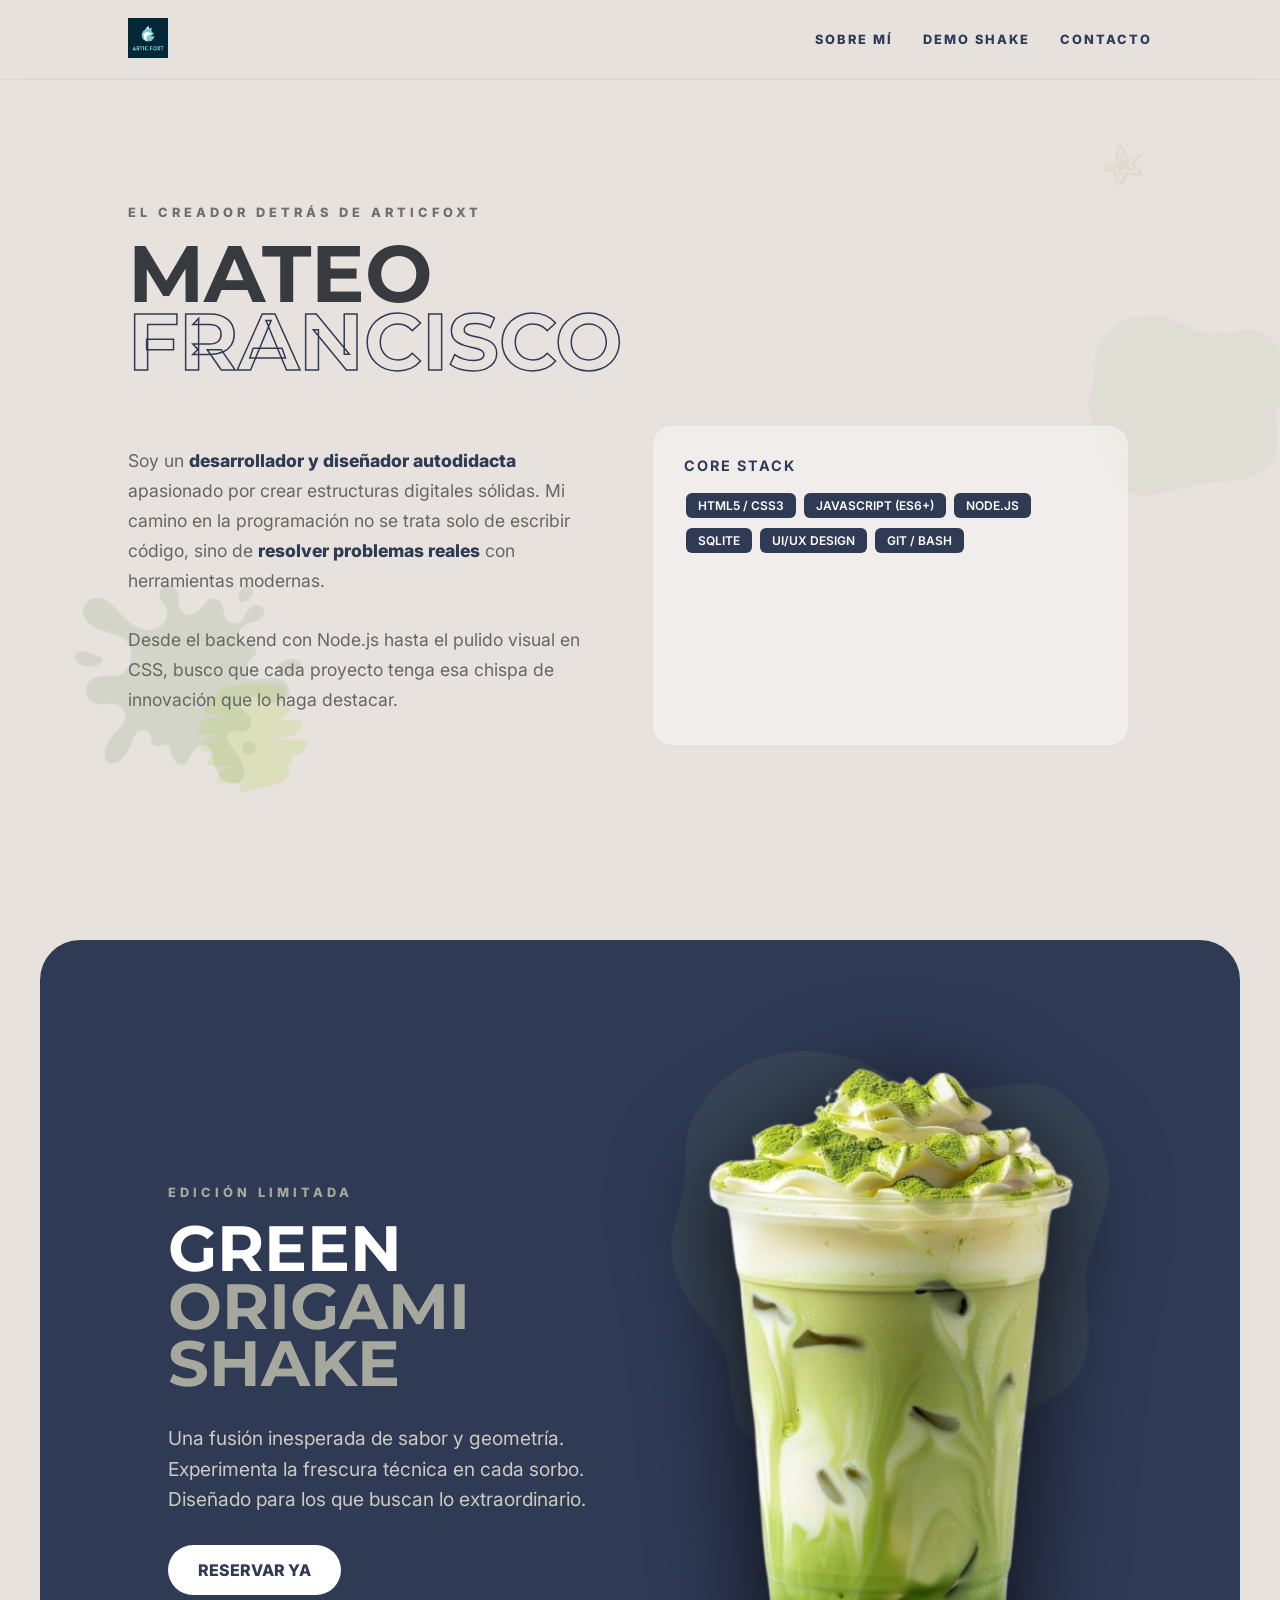
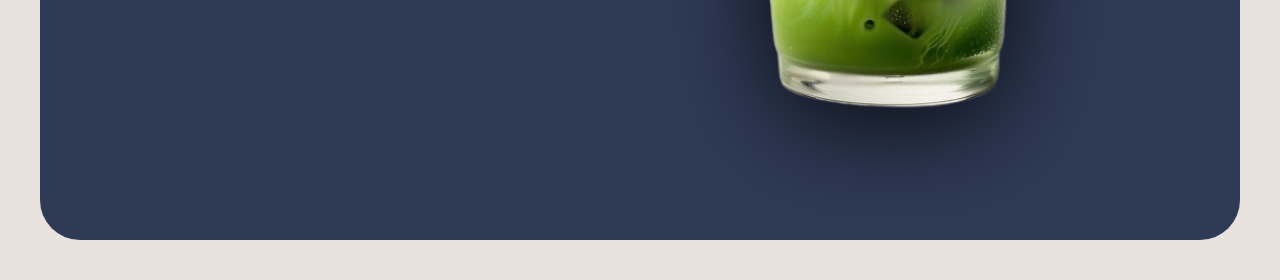
<file: who.html>
<!DOCTYPE html>
<html lang="es">

<head>
    <meta charset="UTF-8">
    <meta name="viewport" content="width=device-width, initial-scale=1.0">
    <title>Mateo F. | ArticFoxt - Experiencias Digitales</title>
    <link href="https://fonts.googleapis.com/css2?family=Montserrat:wght@900&family=Inter:wght@400;600;800&display=swap"
        rel="stylesheet">
    <link rel="stylesheet" href="cafeteria.css">

    <style>
        /* --- VARIABLES DE ESTILO (PALETA TECH-NATURAL) --- */
        :root {
            --dark-blue: #2F3A55;
            --mid-blue: #5C6B8A;
            --soft-gray: #6E6F73;
            --bg-cream: #E7E2DE;
            --accent-green: #a6a89d;
            /* Color basado en el origami */
            --white-pure: #ffffff;
            --transition-smooth: all 0.6s cubic-bezier(0.22, 1, 0.36, 1);
        }

        /* --- ESTILOS BASE --- */
        html {
            scroll-behavior: smooth;
            /* ¡SCROLL SUAVE NATIVO! */
        }

        body {
            background-color: var(--bg-cream);
            font-family: 'Inter', sans-serif;
            overflow-x: hidden;
            margin: 0;
            color: var(--dark-blue);
        }

        /* --- DECORACIONES REGADAS (No estorban) --- */
        .decor {
            position: fixed;
            /* Se quedan fijas al hacer scroll */
            z-index: 0;
            pointer-events: none;
            opacity: 0.12;
        }

        .star-decor {
            top: 15%;
            right: 10%;
            width: 60px;
            animation: spin 25s linear infinite;
        }

        .slime-decor {
            bottom: 10%;
            left: 5%;
            width: 250px;
            transform: rotate(-10deg);
        }

        .origami-decor {
            top: 35%;
            left: 85%;
            width: 200px;
            opacity: 0.08;
        }

        .marker-decor {
            top: 75%;
            left: 15%;
            width: 120px;
            opacity: 0.2;
            transform: rotate(45deg);
        }

        @keyframes spin {
            100% {
                transform: rotate(360deg);
            }
        }

        /* --- NAVEGACIÓN MINIMALISTA --- */
        .main-nav {
            position: fixed;
            top: 0;
            left: 0;
            width: 100%;
            height: 80px;
            background: rgba(231, 226, 222, 0.9);
            /* Un tinte del fondo para el blur */
            backdrop-filter: blur(10px);
            z-index: 100;
            display: flex;
            align-items: center;
            justify-content: space-between;
            padding: 0 10%;
            box-sizing: border-box;
            border-bottom: 1px solid rgba(0, 0, 0, 0.05);
        }

        .nav-logo img {
            height: 40px;
        }

        .nav-links {
            display: flex;
            gap: 30px;
        }

        .nav-link {
            text-decoration: none;
            color: var(--dark-blue);
            font-weight: 800;
            font-size: 0.8rem;
            letter-spacing: 2px;
            text-transform: uppercase;
            transition: var(--transition-smooth);
            position: relative;
        }

        .nav-link::after {
            content: '';
            position: absolute;
            bottom: -5px;
            left: 0;
            width: 0;
            height: 2px;
            background-color: var(--mid-blue);
            transition: var(--transition-smooth);
        }

        .nav-link:hover {
            color: var(--mid-blue);
        }

        .nav-link:hover::after {
            width: 100%;
        }

        /* --- SECCIONES FULL-SCREEN --- */
        .fullscreen-section {
            min-height: 100vh;
            display: flex;
            align-items: center;
            padding: 100px 10%;
            position: relative;
            z-index: 2;
            box-sizing: border-box;
        }

        /* --- SECCIÓN 1: SOBRE MÍ (Tu diseño que amaste) --- */
        .about-section {
            padding-top: 150px;
            /* Espacio para la nav */
        }

        .label {
            font-weight: 800;
            letter-spacing: 4px;
            color: var(--soft-gray);
            font-size: 0.8rem;
            text-transform: uppercase;
            margin-bottom: 20px;
            display: block;
        }

        h1 {
            font-family: 'Montserrat', sans-serif;
            font-size: clamp(3rem, 8vw, 5rem);
            line-height: 0.85;
            margin: 0;
            text-transform: uppercase;
        }

        h1 span {
            display: block;
            color: transparent;
            -webkit-text-stroke: 1.5px var(--dark-blue);
        }

        .content-grid {
            display: grid;
            grid-template-columns: 1fr 1fr;
            gap: 50px;
            margin-top: 50px;
            max-width: 1000px;
        }

        .bio-text {
            font-size: 1.15rem;
            line-height: 1.7;
            color: var(--soft-gray);
        }

        .bio-text b {
            color: var(--dark-blue);
            font-weight: 800;
        }

        .skills-summary {
            background: rgba(255, 255, 255, 0.4);
            padding: 30px;
            border-radius: 20px;
            backdrop-filter: blur(10px);
            border: 1px solid rgba(255, 255, 255, 0.2);
            transition: var(--transition-smooth);
        }

        .skills-summary h3 {
            margin-top: 0;
            font-size: 0.9rem;
            letter-spacing: 2px;
            text-transform: uppercase;
        }

        .skill-tag {
            display: inline-block;
            background: var(--dark-blue);
            color: white;
            padding: 5px 12px;
            border-radius: 6px;
            font-size: 0.75rem;
            margin: 5px 2px;
            font-weight: 600;
        }

        /* --- SECCIÓN 2: DEMO SHAKE (Publicidad Dinámica) --- */
        .shake-section {
            background-color: var(--dark-blue);
            /* Fondo oscuro para el anuncio */
            color: var(--white-pure);
            border-radius: 40px;
            /* Bordes redondeados para la sección */
            margin: 40px;
            /* Espacio para que flote */
        }

        .shake-grid {
            display: grid;
            grid-template-columns: 1fr 1fr;
            gap: 60px;
            align-items: center;
        }

        .shake-text-box .label {
            color: var(--accent-green);
        }

        .shake-text-box h2 {
            font-family: 'Montserrat', sans-serif;
            font-size: 4rem;
            line-height: 0.9;
            margin: 0;
            text-transform: uppercase;
        }

        .shake-text-box h2 span {
            color: var(--accent-green);
        }

        .shake-desc {
            font-size: 1.2rem;
            color: #cdcbbf;
            margin: 30px 0;
            line-height: 1.6;
        }

        .shake-img-box {
            position: relative;
            text-align: center;
        }

        /* El origami como fondo de la imagen */
        .shake-bg-origami {
            position: absolute;
            top: 0;
            left: 0;
            width: 100%;
            opacity: 0.1;
            z-index: 1;
        }

        .shake-product-img {
            width: 100%;
            max-width: 400px;
            filter: drop-shadow(0 20px 50px rgba(0, 0, 0, 0.8));
            transform: rotate(-5deg);
            /* Toque dinámico */
            z-index: 2;
            position: relative;
            opacity: 0;
            /* Oculta para la animación */
        }

        /* --- ANIMACIONES DE ENTRADA (JS detecta cuando llega) --- */
        .anim-element {
            opacity: 0;
            transform: translateY(30px);
            transition: var(--transition-smooth);
        }

        .anim-element.visible {
            opacity: 1;
            transform: translateY(0);
        }

        .anim-delay-1 {
            transition-delay: 0.2s;
        }

        .anim-delay-2 {
            transition-delay: 0.4s;
        }

        /* --- RESPONSIVE: MÓVIL (Menos de 768px) --- */
        @media (max-width: 768px) {

            /* 1. Ajuste del Título Hero (Mateo Francisco) */
            h1 {
                font-size: clamp(2.5rem, 10vw, 3.5rem) !important;
                /* Bajamos el tamaño para que no se corte */
                text-align: center;
                line-height: 1;
            }

            /* 2. Secciones de pantalla completa */
            .fullscreen-section {
                padding: 80px 5%;
                /* Menos espacio a los lados para ganar ancho */
                height: auto;
                /* Dejamos que el contenido dicte el largo */
                min-height: 100vh;
                display: block;
                /* Cambiamos a bloque para que el contenido baje */
            }

            /* 3. Las Grillas (Contenido y Batido) */
            .content-grid,
            .shake-grid {
                grid-template-columns: 1fr;
                /* Una sola columna */
                text-align: center;
                gap: 30px;
            }

            /* 4. El Batido (Sección Chocolate) */
            .shake-section {
                margin: 20px;
                /* Reducimos el margen externo en móvil */
                border-radius: 25px;
            }

            .shake-text-box h2 {
                font-size: 2.8rem;
                /* El título "Chocolate Shake" más pequeño */
            }

            .shake-img-box {
                margin-top: 20px;
                display: flex;
                justify-content: center;
            }

            .shake-product-img {
                max-width: 250px;
                /* Que no sea gigante en el cel */
            }

            /* 5. Decoraciones (Opcional: Ocultar algunas para que no estorben) */
            .slime-decor,
            .origami-decor {
                display: none;
                /* Quitamos decoraciones pesadas para que cargue más rápido */
            }

            /* 6. Skills (Las etiquetas de código) */
            .skills-summary {
                display: flex;
                flex-wrap: wrap;
                justify-content: center;
                gap: 10px;
            }
        }
    </style>
</head>

<body>

    <img src="assets/Star.png" class="decor star-decor" alt="">
    <img src="assets/Slime-splatter.png" class="decor slime-decor" alt="">
    <img src="assets/Abstract-origami-green.png" class="decor origami-decor" alt="">
    <img src="assets/Green-marker.png" class="decor marker-decor" alt="">

    <nav class="main-nav">
        <div class="nav-logo">
            <img src="assets/ArticFoxt_Logo.png" alt="ArticFoxt">
        </div>
        <div class="nav-links">
            <a href="#sobre-mi" class="nav-link">SOBRE MÍ</a>
            <a href="#demo-shake" class="nav-link">DEMO SHAKE</a>
            <a href="contacto.html" class="nav-link">CONTACTO</a>
        </div>
    </nav>

    <section id="sobre-mi" class="fullscreen-section about-section">
        <div>
            <span class="label">EL CREADOR DETRÁS DE ARTICFOXT</span>
            <h1>MATEO <span>FRANCISCO</span></h1>

            <div class="content-grid">
                <div class="bio-text">
                    <p>
                        Soy un <b>desarrollador y diseñador autodidacta</b> apasionado por crear estructuras digitales
                        sólidas. Mi camino en la programación no se trata solo de escribir código, sino de <b>resolver
                            problemas reales</b> con herramientas modernas.
                    </p>
                    <p>
                        Desde el backend con Node.js hasta el pulido visual en CSS, busco que cada proyecto tenga esa
                        chispa de innovación que lo haga destacar.
                    </p>
                </div>

                <div class="skills-summary">
                    <h3>Core Stack</h3>
                    <div class="tags-container">
                        <span class="skill-tag">HTML5 / CSS3</span>
                        <span class="skill-tag">JAVASCRIPT (ES6+)</span>
                        <span class="skill-tag">NODE.JS</span>
                        <span class="skill-tag">SQLITE</span>
                        <span class="skill-tag">UI/UX DESIGN</span>
                        <span class="skill-tag">GIT / BASH</span>
                    </div>
                </div>
            </div>
        </div>
    </section>

    <section id="demo-shake" class="fullscreen-section shake-section anim-target">
        <div class="shake-grid">

            <div class="shake-text-box anim-element anim-delay-1">
                <span class="label">EDICIÓN LIMITADA</span>
                <h2>GREEN <br> <span>ORIGAMI SHAKE</span></h2>
                <p class="shake-desc">
                    Una fusión inesperada de sabor y geometría. Experimenta la frescura técnica en cada sorbo. Diseñado
                    para los que buscan lo extraordinario.
                </p>
                <a href="#contacto" class="btn-primary"
                    style="background-color: var(--white-pure); color: var(--dark-blue); font-weight: 800; border-radius: 50px; padding: 15px 30px; text-decoration: none;">RESERVAR
                    YA</a>
            </div>

            <div class="shake-img-box anim-element anim-delay-2">
                <img src="assets/Abstract-origami-green.png" class="shake-bg-origami" alt="">
                <img src="assets/Green-origami.png" class="shake-product-img" alt="Green Origami Shake" id="shake-img">
            </div>

        </div>
    </section>

    <script>
        // Función para detectar cuando un elemento entra en pantalla
        const observer = new IntersectionObserver((entries) => {
            entries.forEach((entry) => {
                if (entry.isIntersecting) {
                    // Agrega la clase 'visible' para activar la animación CSS
                    entry.target.querySelectorAll('.anim-element').forEach(el => {
                        el.classList.add('visible');
                    });
                    // También animamos la imagen del batido
                    document.getElementById('shake-img').style.opacity = '1';
                    document.getElementById('shake-img').style.transform = 'rotate(0deg)';
                }
            });
        }, { threshold: 0.3 }); // Activa cuando el 30% del elemento es visible

        // Seleccionamos los objetivos de la animación
        observer.observe(document.querySelector('.anim-target'));
    </script>

</body>

</html>
</file>
<file: cafeteria.css>
:root {
    /* Tu nueva paleta elegante */
    --artic-blue: #abcbe8;    /* Azul claro de tu opción 2 */
    --accent-gold: #e8c997;  /* Dorado suave */
    --gray-medium: #6d6d70;  /* Gris de tu opción 1 */
    --ivory: #e1e0d8;        /* El blanco hueso de tu opción 1 */
    --dark-pro: #373a3f;     /* Gris casi negro de tu opción 1 */
    
    /* Variables de sistema */
    --primary: var(--artic-blue);
    --dark: var(--dark-pro);
    --text-color: var(--dark-pro);
    --bg-light: var(--ivory);
}

body {
    margin: 0;
    font-family: 'Inter', sans-serif;
    color: var(--text);
    background-color: white;
    /* AGREGA ESTA LÍNEA CLAVE: */
    overflow-x: hidden;
}

.container {
    max-width: 1100px;
    margin: 0 auto;
    padding: 0 20px;
}

/* Navbar */
.nav-simple {
    padding: 20px 0;
    display: flex;
    justify-content: flex-start;
}

.logo-text {
    font-size: 1.5rem;
    font-weight: 800;
    color: var(--dark);
    text-transform: uppercase;
}

.logo-text span { color: var(--primary); }

/* Hero Section */
.hero-business {
    padding: 60px 0;
    background: linear-gradient(135deg, #ffffff 0%, #f0faff 100%);
}

.hero-grid {
    display: grid;
    /* Esto divide la pantalla en dos: 1.2 partes para el texto y 1 para la imagen */
    grid-template-columns: 1.2fr 1fr; 
    gap: 40px;
    
    /* 🔥 ESTA ES LA CLAVE PARA QUE NO ESTÉ ARRIBA 🔥 */
    align-items: center; 
    
    /* Esto le da espacio arriba y abajo para que no pegue con el techo */
    padding: 80px 0; 
}

h1 {
    font-size: 3rem;
    line-height: 1.1;
    color: var(--dark);
}

h1 span { color: var(--primary); }

p {
    font-size: 1.1rem;
    color: #666;
    margin: 20px 0 30px;
}

/* Imagen con estilo de tarjeta */
.img-main {
    width: 100%;
    border-radius: 20px;
    box-shadow: 0 20px 40px rgba(0,0,0,0.1);
}

/* Botón de Acción */
.btn-primary {
    background: var(--dark);
    color: white;
    padding: 18px 35px;
    text-decoration: none;
    border-radius: 50px;
    font-weight: bold;
    display: inline-block;
    transition: 0.3s;
}

.btn-primary:hover {
    background: var(--primary);
    transform: translateY(-3px);
}

/* Features */
.features {
    display: flex;
    justify-content: space-around;
    padding: 50px 20px;
    background: white;
    gap: 20px;
    flex-wrap: wrap;
}

.feature-card {
    text-align: center;
    max-width: 250px;
}

.feature-card .icon { font-size: 2rem; margin-bottom: 10px; }

/* --- ANIMACIONES DE ENTRADA --- */

/* Definimos el movimiento: empieza invisible y un poco más abajo */
@keyframes entradaSuave {
    from {
        opacity: 0;
        transform: translateY(30px);
    }
    to {
        opacity: 1;
        transform: translateY(0);
    }
}

/* Aplicamos la animación al texto del Hero */
.hero-text {
    opacity: 0; /* Empieza invisible */
    animation: entradaSuave 1s ease-out forwards;
}

/* Aplicamos la animación a la imagen con un pequeño retraso */
.hero-image {
    opacity: 0;
    animation: entradaSuave 1s ease-out forwards;
    animation-delay: 0.4s; /* Aparece justo después del texto */
}

/* Animación para las tarjetas de servicios (estilo cascada) */
.feature-card {
    opacity: 0;
    animation: entradaSuave 0.8s ease-out forwards;
}

.feature-card:nth-child(1) { animation-delay: 0.6s; }
.feature-card:nth-child(2) { animation-delay: 0.8s; }
.feature-card:nth-child(3) { animation-delay: 1s; }

/* --- ESTILOS DEL FORMULARIO --- */
.contacto-seccion {
    padding: 100px 0;
    background: var(--gray);
}

.contacto-wrapper {
    max-width: 700px;
    margin: 0 auto;
    text-align: center;
}

.formulario-artic {
    background: white;
    padding: 40px;
    border-radius: 20px;
    box-shadow: 0 15px 35px rgba(0,0,0,0.05);
    margin-top: 40px;
    display: flex;
    flex-direction: column;
    gap: 20px;
}

.input-group input, .input-group textarea {
    width: 100%;
    padding: 15px;
    border: 2px solid #e1e8ed;
    border-radius: 10px;
    font-size: 1rem;
    font-family: inherit;
    transition: 0.3s;
    outline: none;
    box-sizing: border-box; /* Para que no se salga del contenedor */
}

.input-group input:focus, .input-group textarea:focus {
    border-color: var(--primary);
    background: #f0faff;
}

.input-group textarea {
    height: 120px;
    resize: none;
}

.btn-enviar {
    background: var(--dark);
    color: white;
    padding: 18px;
    border: none;
    border-radius: 10px;
    font-size: 1.1rem;
    font-weight: bold;
    cursor: pointer;
    transition: 0.3s;
}

.btn-enviar:hover {
    background: var(--primary);
    transform: translateY(-3px);
}

/* --- AJUSTES DE ESPACIADO PRO --- */

/* 1. Le damos espacio al contenedor del botón y el texto */
.cta-group {
    display: flex;
    flex-direction: column;
    align-items: flex-start; /* Alinea todo a la izquierda */
    gap: 15px; /* Crea una separación exacta de 15px entre el botón y el texto */
    margin-top: 30px; /* Separa todo el bloque del párrafo de arriba */
}

/* 2. Arreglamos el espacio DENTRO del botón (Padding) */
.btn-primary {
    /* padding: arriba/abajo izq/der */
    padding: 20px 40px; /* Aumentamos un poco para que se vea más robusto */
    border-radius: 50px;
    display: inline-block; /* Importante para que el padding funcione bien */
    /* ... (resto de tus estilos de color y font-weight que ya tienes) */
}

/* 3. Estilizamos el Trust Badge para que se vea elegante */
.trust-badge {
    font-size: 0.95rem; /* Un pelín más pequeño que el texto normal */
    color: #555; /* Un gris intermedio elegante */
    font-weight: 500;
    margin-left: 10px; /* Un pequeño empujón a la derecha para alinearlo visualmente */
}

.footer-artic {
    background: var(--dark);
    color: white;
    padding: 40px 0;
    text-align: center;
    font-size: 0.9rem;
}
.footer-artic p { color: #aaa; margin: 5px 0; } 

.header-pizzeria {
    background-color: #f5f5dc; /* El crema de tu paleta */
    padding: 15px 0;
    border-bottom: 4px solid #d32f2f; /* El rojo intenso */
    box-shadow: 0 4px 10px rgba(0,0,0,0.1);
}

.nav-pizzeria {
    max-width: 1100px;
    margin: 0 auto;
    display: flex;
    justify-content: space-between;
    align-items: center;
    padding: 0 20px;
}

.logo-pizzeria {
    font-size: 1.8rem;
    font-weight: 900;
    color: #3e2723; /* El café oscuro de tu paleta */
    font-family: 'Arial Black', sans-serif;
}

.logo-pizzeria span {
    color: #d32f2f; /* Rojo para resaltar */
}

.menu-links {
    list-style: none;
    display: flex;
    gap: 25px;
    align-items: center;
}

.menu-links a {
    text-decoration: none;
    color: #3e2723;
    font-weight: bold;
    transition: 0.3s;
}

.menu-links a:hover {
    color: #ff8f00; /* Naranja al pasar el mouse */
}

.btn-volver {
    font-size: 0.8rem;
    background: #3e2723;
    color: white !important;
    padding: 10px 10px;
    border-radius: 5px;
    white-space: nowrap;
}

.pizza-card {
    transition: transform 0.3s ease, box-shadow 0.3s ease;
}

.pizza-card:hover {
    transform: translateY(-10px) scale(1.02);
    box-shadow: 0 20px 40px rgba(211, 47, 47, 0.2);
    border-color: #ff8f00;
}

.precio-mitades {
    display: inline-block; /* Evita que salte de línea */
    margin-top: 10px !important;      /* Espacio controlado arriba */
    font-weight: 900;
    color: #ff8f00;        /* El naranja que tenés */
}

/* === SECCION DE SERVICIOS === */

.servicios-packs {
    padding: 80px 0;
    background-color: var(--gray);
}

.section-title {
    text-align: center;
    font-size: 2.5rem;
    margin-bottom: 40px;
    color: var(--dark);
}

.section-title span { color: var(--primary); }

.packs-grid {
    display: flex;
    justify-content: center;
    gap: 30px;
    flex-wrap: wrap; /* Para que en celular se pongan uno abajo de otro */
}

.pack-card {
    background: white;
    padding: 40px 30px;
    border-radius: 20px;
    width: 300px;
    text-align: center;
    box-shadow: 0 10px 30px rgba(0,0,0,0.05);
    transition: transform 0.3s ease, box-shadow 0.3s ease;
    position: relative;
    border: 1px solid #eee;
}

/* Efecto al pasar el mouse (Lo que te decía para que se sienta pro) */
.pack-card:hover {
    transform: translateY(-10px);
    box-shadow: 0 15px 40px rgba(0, 212, 255, 0.2);
}

.pack-card.destacado {
    border: 2px solid var(--primary);
    transform: scale(1.05); /* Un poquito más grande */
}

.pack-card.destacado:hover {
    transform: scale(1.05) translateY(-10px);
}

.badge {
    position: absolute;
    top: -15px;
    left: 50%;
    transform: translateX(-50%);
    background: var(--primary);
    color: white;
    padding: 5px 15px;
    border-radius: 20px;
    font-size: 0.8rem;
    font-weight: bold;
}

.pack-card h3 { margin-bottom: 15px; }

.precio {
    font-size: 1.2rem;
    font-weight: bold;
    margin-bottom: 20px;
}

.precio span {
    font-size: 2.5rem;
    color: var(--dark);
}

.pack-card ul {
    list-style: none;
    padding: 0;
    margin-bottom: 30px;
    text-align: left;
}

.pack-card ul li {
    margin-bottom: 10px;
    color: #666;
}

.pack-card ul li::before {
    content: "✓";
    color: var(--primary);
    margin-right: 10px;
    font-weight: bold;
}

.btn-pack {
    display: block;
    background: var(--dark);
    color: white;
    padding: 12px;
    text-decoration: none;
    border-radius: 10px;
    font-weight: bold;
    transition: 0.3s;
}

.btn-pack:hover {
    background: var(--primary);
}

/* === ACA VA EL BOTON DEL MENU === */

/* EL BOTÓN FLOTANTE (Abajo a la izquierda) */
.menu-btn {
    position: fixed;
    bottom: 30px; 
    left: 30px;   
    z-index: 9999;
    width: 60px;
    height: 60px;
    background: var(--dark);
    border: 2px solid var(--primary);
    border-radius: 50%; /* Redondo como un botón de acción */
    cursor: pointer;
    display: flex;
    flex-direction: column;
    justify-content: center;
    align-items: center;
    gap: 5px; /* Espacio entre las 3 rayitas */
    box-shadow: 0 4px 15px rgba(0, 212, 255, 0.3);
}

/* LAS 3 RAYITAS (Ahora sí con cuerpo) */
.menu-btn span {
    display: block;
    width: 28px;
    height: 3px;
    background: var(--primary);
    border-radius: 5px;
}

/* LA SIDEBAR (Sale desde la IZQUIERDA) */
.sidebar {
    position: fixed;
    top: 0;
    left: -320px; /* Escondida a la izquierda */
    width: 300px;
    height: 100vh;
    background: var(--dark);
    z-index: 10000;
    padding: 60px 30px;
    transition: 0.5s cubic-bezier(0.77,0.2,0.05,1.0);
    box-shadow: 10px 0 30px rgba(0,0,0,0.5);
    visibility: hidden; 
    opacity: 0;
}

.sidebar.active {
    left: 0;
    visibility: visible;
    opacity: 1;
}

/* Links del menú */
.sidebar-links {
    list-style: none;
    padding: 0;
    margin-top: 50px;
}

.sidebar-links li { margin: 25px 0; }

.sidebar-links a {
    color: white;
    text-decoration: none;
    font-size: 1.2rem;
    font-weight: 600;
    transition: 0.3s;
}

.sidebar-links a:hover { color: var(--primary); }

/* Capa oscura de fondo */
.overlay {
    position: fixed;
    top: 0;
    left: 0;
    width: 100%;
    height: 100%;
    background: rgba(0,0,0,0.5);
    display: none;
    z-index: 1500;
}

.overlay.active { display: block; }

.close-btn {
    background: none;
    border: none;
    color: white;
    font-size: 2.5rem;
    cursor: pointer;
    position: absolute;
    top: 20px;
    left: 20px;
}

.quien-somos {
    padding: 100px 0;
    text-align: center;
}

.intro-box h1 {
    font-size: 3.5rem;
    margin-bottom: 20px;
    line-height: 1.1;
}

.badge {
    background: var(--primary);
    color: var(--dark);
    padding: 5px 15px;
    border-radius: 50px;
    font-size: 0.8rem;
    font-weight: 700;
    text-transform: uppercase;
}

.valores-grid {
    display: grid;
    grid-template-columns: repeat(auto-fit, minmax(250px, 1fr));
    gap: 30px;
    margin-top: 60px;
}

.valor-item {
    background: #fff;
    padding: 40px;
    border-radius: 25px;
    border: 1px solid #eee;
    transition: 0.3s;
}

.valor-item:hover {
    border-color: var(--primary);
    transform: translateY(-10px);
    box-shadow: 0 20px 40px rgba(0,212,255,0.1);
}

.valor-item .icon { font-size: 2.5rem; margin-bottom: 20px; }

/* === DEMOSTRACION DE css === */

.habilidades-dbz {
    background: radial-gradient(circle, #0a0f18 0%, #000000 100%);
    padding: 80px 0;
    color: #fff;
    overflow: hidden;
}

.skill-box {
    background: rgba(0, 212, 255, 0.05);
    border: 2px solid var(--primary);
    margin-bottom: 30px;
    padding: 25px;
    position: relative;
    border-radius: 5px;
    clip-path: polygon(0% 0%, 95% 0%, 100% 20%, 100% 100%, 5% 100%, 0% 80%);
}

.power-bar {
    background: #1a1a1a;
    height: 15px;
    margin: 15px 0;
    border: 1px solid var(--primary);
    overflow: hidden;
}

.power-fill {
    height: 100%;
    background: linear-gradient(90deg, #00d4ff, #fff);
    box-shadow: 0 0 15px var(--primary);
    transition: width 2s cubic-bezier(0.17, 0.67, 0.83, 0.67);
}

.btn-dbz {
    background: transparent;
    color: var(--primary);
    border: 2px solid var(--primary);
    padding: 15px 30px;
    font-weight: 800;
    cursor: pointer;
    transition: 0.3s;
    display: block;
    margin: 40px auto;
}

.btn-dbz:hover {
    background: var(--primary);
    color: var(--dark);
    box-shadow: 0 0 30px var(--primary);
}

/* Efecto de parpadeo estilo radar */
@keyframes scouter-blink {
    0% { opacity: 0.3; }
    50% { opacity: 1; }
    100% { opacity: 0.3; }
}

/* La animación del terremoto */
@keyframes shake {
    0% { transform: translate(1px, 1px) rotate(0deg); }
    10% { transform: translate(-1px, -2px) rotate(-1deg); }
    20% { transform: translate(-3px, 0px) rotate(1deg); }
    30% { transform: translate(3px, 2px) rotate(0deg); }
    40% { transform: translate(1px, -1px) rotate(1deg); }
    50% { transform: translate(-1px, 2px) rotate(-1deg); }
    60% { transform: translate(-3px, 1px) rotate(0deg); }
    70% { transform: translate(3px, 1px) rotate(-1deg); }
    80% { transform: translate(-1px, -1px) rotate(1deg); }
    90% { transform: translate(1px, 2px) rotate(0deg); }
    100% { transform: translate(1px, -2px) rotate(-1deg); }
}

/* Clase que aplicaremos con JS */
.shake-active {
    animation: shake 0.5s;
    animation-iteration-count: infinite;
}

/* === EFECTO GOKU SAIYAJIN === */

/* Contenedor general */
.goku-container {
    padding: 50px 0;
    display: flex;
    justify-content: center;
    align-items: center;
    background-color: var(--gray); /* O el fondo que prefieras */
}

/* El recuadro que reacciona (Como la imagen que me mostraste) */
.goku-wrapper {
    position: relative;
    width: 300px; /* Ajusta el tamaño que quieras */
    height: 350px;
    background-color: #f7931e; /* Color naranja DBZ */
    border-radius: 20px;
    padding: 20px;
    display: flex;
    flex-direction: column;
    justify-content: flex-end; /* La imagen de Goku abajo */
    align-items: center;
    cursor: pointer;
    transition: 0.5s ease; /* Transición suave de la sombra */
    box-shadow: 0 5px 15px rgba(0,0,0,0.2); /* Sombra base */
}

/* --- EL AURA ROJA (Hover) --- */
.goku-wrapper:hover {
    /* Aquí definimos el aura de Ki Roja */
    box-shadow: 0 0 30px 10px rgba(255, 162, 0, 0.8), /* Brillo fuerte rojo */
                0 0 60px 20px rgba(255, 69, 0, 0.5); /* Resplandor más suave naranja/rojo */
    transform: translateY(-5px); /* Pequeño levante */
}

/* La imagen de Goku */
.goku-img {
    max-width: 80%;
    height: auto;
    transition: 0.3s ease;
}

/* --- EL GLOBO DE TEXTO (Speech Bubble) --- */
.goku-speech {
    position: absolute;
    top: -40px; /* Lo sube por encima del recuadro */
    right: -20px; /* Lo empuja a la derecha sobresaliendo */
    background: #fff;
    color: var(--dark);
    padding: 15px 20px;
    border-radius: 15px 15px 15px 0; /* Forma de globo */
    font-weight: 800;
    font-size: 1rem;
    box-shadow: 0 10px 20px rgba(0,0,0,0.1);
    opacity: 0; /* Empieza invisible */
    transform: scale(0.5) translateY(20px); /* Pequeño y abajo */
    transition: 0.4s cubic-bezier(0.175, 0.885, 0.32, 1.275); /* Efecto pop-up */
    pointer-events: none; /* Para que no moleste al pasar el mouse */
}

/* El triangulito del globo de texto */
.goku-speech::after {
    content: '';
    position: absolute;
    bottom: -10px;
    left: 10px;
    border-width: 10px 10px 0 0;
    border-style: solid;
    border-color: #fff transparent transparent transparent;
}

/* --- MOSTRAR EL GLOBO AL PASAR EL MOUSE --- */
.goku-wrapper:hover .goku-speech {
    opacity: 1; /* Se vuelve visible */
    transform: scale(1) translateY(0); /* Vuelve a su tamaño y posición */
    animation: bubblePop 0.4s ease forwards;
}

/* Animación extra de "salto" al aparecer */
@keyframes bubblePop {
    0% { transform: scale(0.5) translateY(20px); }
    70% { transform: scale(1.1) translateY(-5px); }
    100% { transform: scale(1) translateY(0); }
}

/* === ESTILOS DEL BOTÓN SENZU BEAN === */

.recuperacion-energia {
    padding: 60px 0;
    text-align: center;
    background-color: var(--dark); /* Fondo oscuro para que resalte */
    border-top: 2px solid var(--primary); /* Línea de división ártica */
    color: white;
}

.recuperacion-energia h3 {
    font-size: 2rem;
    margin-bottom: 10px;
}

.recuperacion-energia p {
    color: #aaa;
    margin-bottom: 30px;
}

/* El botón en sí */
.senzu-button {
    background: transparent;
    border: 3px solid #66bb6a; /* Un verde vibrante como la semilla */
    color: white;
    padding: 15px 35px;
    border-radius: 50px;
    font-size: 1.2rem;
    font-weight: 800;
    cursor: pointer;
    display: inline-flex;
    align-items: center;
    gap: 15px; /* Espacio entre imagen y texto */
    transition: all 0.4s cubic-bezier(0.175, 0.885, 0.32, 1.275); /* Efecto pop */
    box-shadow: 0 5px 15px rgba(102, 187, 106, 0.2);
    outline: none;
}

/* El icono de la semilla */
.senzu-icon {
    width: 35px;
    height: auto;
    filter: drop-shadow(0 0 5px rgba(102, 187, 106, 0.5));
}

/* --- EFECTOS INTERACTIVOS (Hover) --- */

.senzu-button:hover {
    background-color: rgba(102, 187, 106, 0.1);
    box-shadow: 0 8px 25px rgba(102, 187, 106, 0.5); /* Brillo verde intenso */
    transform: translateY(-5px) scale(1.03); /* Se levanta y agranda un poco */
    border-color: #81c784; /* Verde más claro al pasar el mouse */
}

.senzu-button:active {
    transform: translateY(1px) scale(0.98); /* Efecto de presionado */
    box-shadow: 0 2px 10px rgba(102, 187, 106, 0.3);
}

/* === EFECTO VEGETA === */

.rivales-eternos {
    display: flex; /* 🔥 Activa el superpoder Flexbox */
    justify-content: center; /* Centra el bloque entero en la pantalla */
    align-items: center; /* Alinea los recuadros verticalmente (por si uno es más alto) */
    gap: 40px; /* Crea una separación de 40px entre Goku y Vegeta */
    padding: 60px 0; /* Espacio arriba y abajo de la sección */
    flex-wrap: wrap; /* 📱 IMPORTANTE: Si estás en celular, los pondrá uno abajo del otro automáticamente para que no se corten */
}

.area-rivales {
    display: flex;          /* Activa la alineación horizontal */
    justify-content: center; /* Los centra en la pantalla */
    align-items: center;     /* Los nivela a la misma altura */
    gap: 30px;              /* Deja un espacio de 30px entre ellos */
    margin: 50px 0;         /* Espacio arriba y abajo de la sección */
    flex-wrap: wrap;        /* Si los ves en un celular, se pondrán uno abajo del otro para no romperse */
}

.vegeta-container {
    padding: 50px 0;
    display: flex;
    justify-content: center;
    align-items: center;
    /* Si querés ponerlos lado a lado, usá Flexbox en el contenedor padre */
}

/* El recuadro de Vegeta */
.vegeta-wrapper {
    position: relative;
    width: 300px;
    height: 350px;
    background-color: #1a237e; /* Azul oscuro Majin */
    border-radius: 20px;
    padding: 20px;
    display: flex;
    flex-direction: column;
    justify-content: flex-end; /* Imagen abajo */
    align-items: center;
    cursor: pointer;
    transition: 0.5s ease;
    box-shadow: 0 5px 15px rgba(0,0,0,0.3);
}

/* --- EL AURA DE MAJIN (Hover) --- */
.vegeta-wrapper:hover {
    /* Aura morada y amarilla eléctrica */
    box-shadow: 0 0 35px 15px rgba(103, 58, 183, 0.7), /* Morado Majin */
                0 0 60px 25px rgba(255, 235, 59, 0.5);  /* Amarillo eléctrico SSJ2 */
    transform: translateY(-5px) scale(1.02);
}

/* La imagen de Vegeta */
.vegeta-img {
    max-width: 90%;
    height: auto;
    transition: 0.3s ease;
}

/* --- EL GLOBO DE TEXTO (Speech Bubble) --- */
.vegeta-speech {
    position: absolute;
    top: -45px; /* Por encima */
    left: -20px; /* Sobresale a la izquierda (contrario a Goku) */
    background: #fff;
    color: var(--dark);
    padding: 15px 20px;
    border-radius: 15px 15px 0 15px; /* Forma de globo inversa a Goku */
    font-weight: 800;
    font-size: 1rem;
    box-shadow: 0 10px 20px rgba(0,0,0,0.2);
    opacity: 0; /* Oculto */
    transform: scale(0.5) translateY(20px);
    transition: 0.4s cubic-bezier(0.175, 0.885, 0.32, 1.275);
    pointer-events: none;
    white-space: nowrap; /* Evita que el texto se corte */
}

/* El triangulito del globo de texto (Invertido) */
.vegeta-speech::after {
    content: '';
    position: absolute;
    bottom: -10px;
    right: 15px; /* Triángulo a la derecha del globo */
    border-width: 10px 0 0 10px; /* Invertido */
    border-style: solid;
    border-color: #fff transparent transparent transparent;
}

/* --- MOSTRAR EL GLOBO AL PASAR EL MOUSE --- */
.vegeta-wrapper:hover .vegeta-speech {
    opacity: 1;
    transform: scale(1) translateY(0);
}

/* --- AJUSTES DE ESPACIADO PRO --- */

/* 1. Le damos espacio al contenedor del botón y el texto */
.cta-group {
    display: flex;
    flex-direction: column;
    align-items: flex-start; /* Alinea todo a la izquierda */
    gap: 15px; /* Crea una separación exacta de 15px entre el botón y el texto */
    margin-top: 30px; /* Separa todo el bloque del párrafo de arriba */
}

/* 2. Arreglamos el espacio DENTRO del botón (Padding) */
.btn-primary {
    /* padding: arriba/abajo izq/der */
    padding: 20px 40px; /* Aumentamos un poco para que se vea más robusto */
    border-radius: 50px;
    display: inline-block; /* Importante para que el padding funcione bien */
    /* ... (resto de tus estilos de color y font-weight que ya tienes) */
}

/* 3. Estilizamos el Trust Badge para que se vea elegante */
.trust-badge {
    font-size: 0.95rem; /* Un pelín más pequeño que el texto normal */
    color: #555; /* Un gris intermedio elegante */
    font-weight: 500;
    margin-left: 10px; /* Un pequeño empujón a la derecha para alinearlo visualmente */
}
</file>
